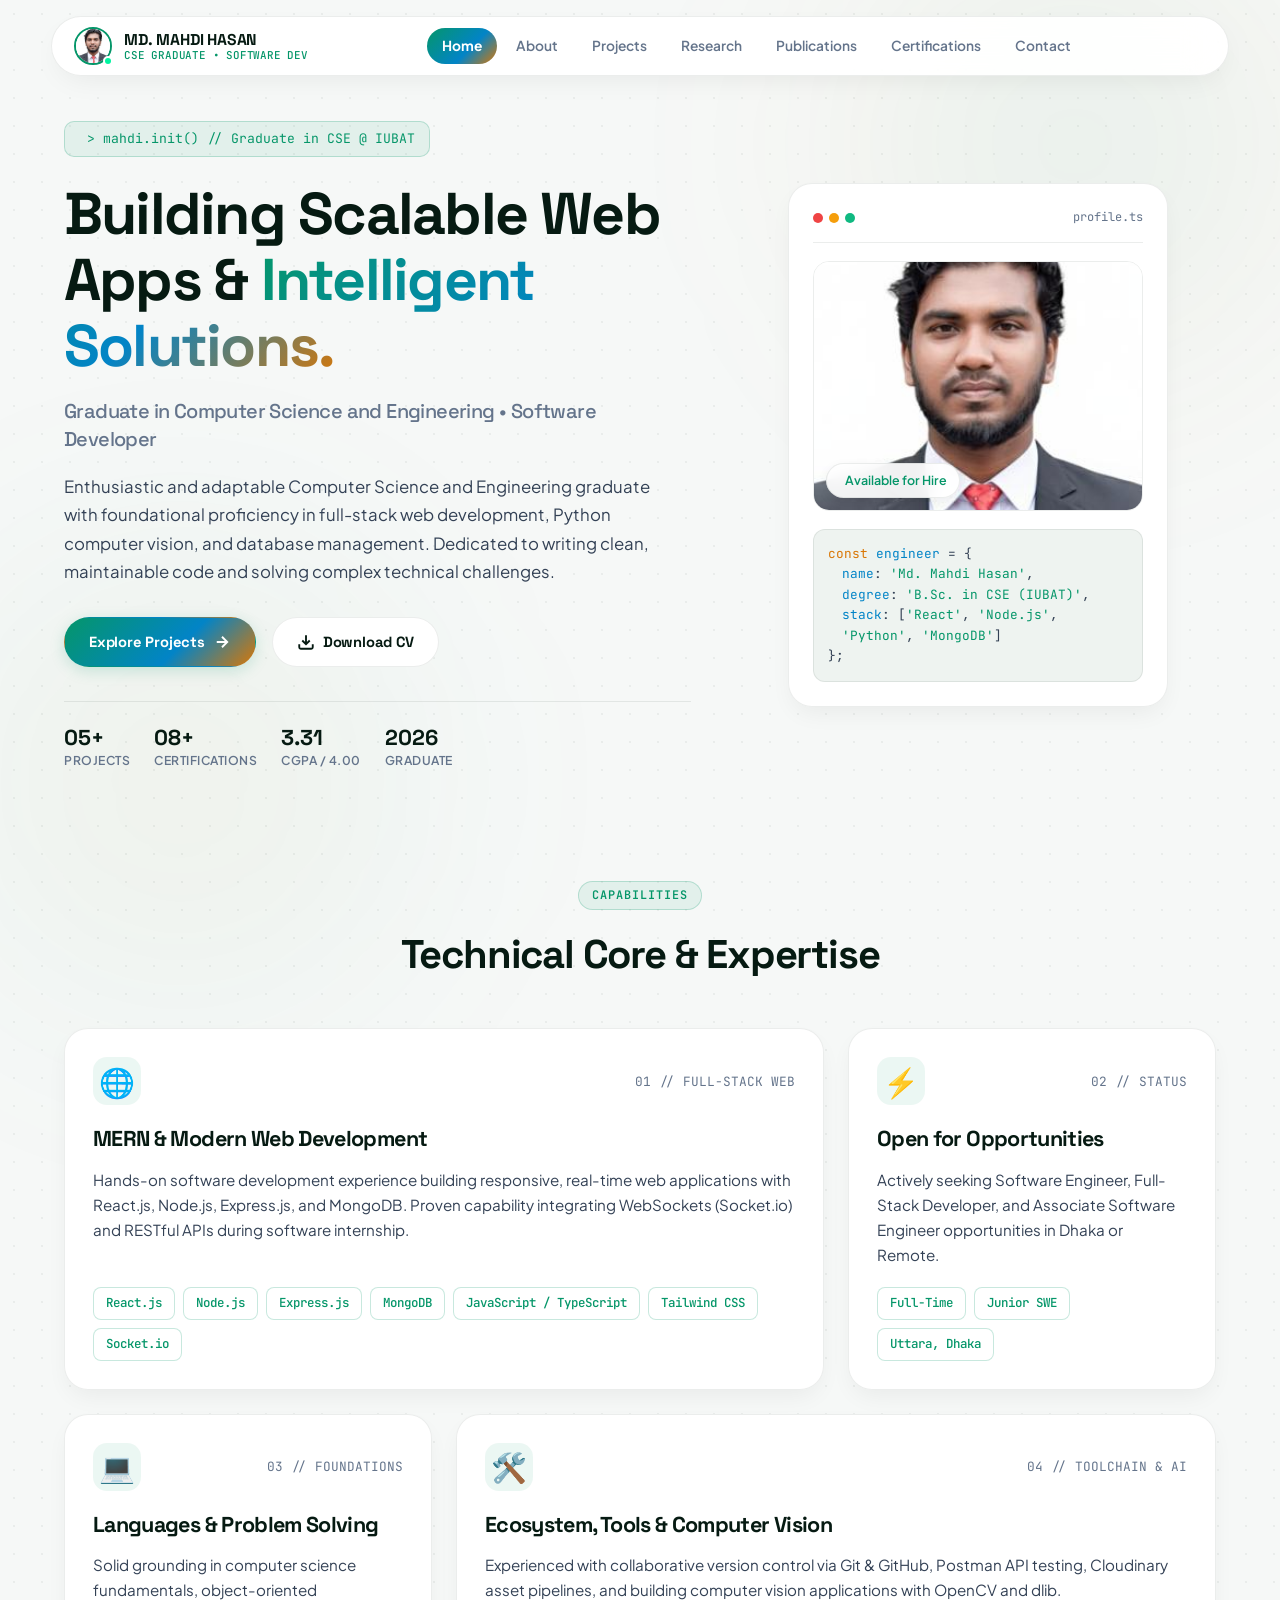
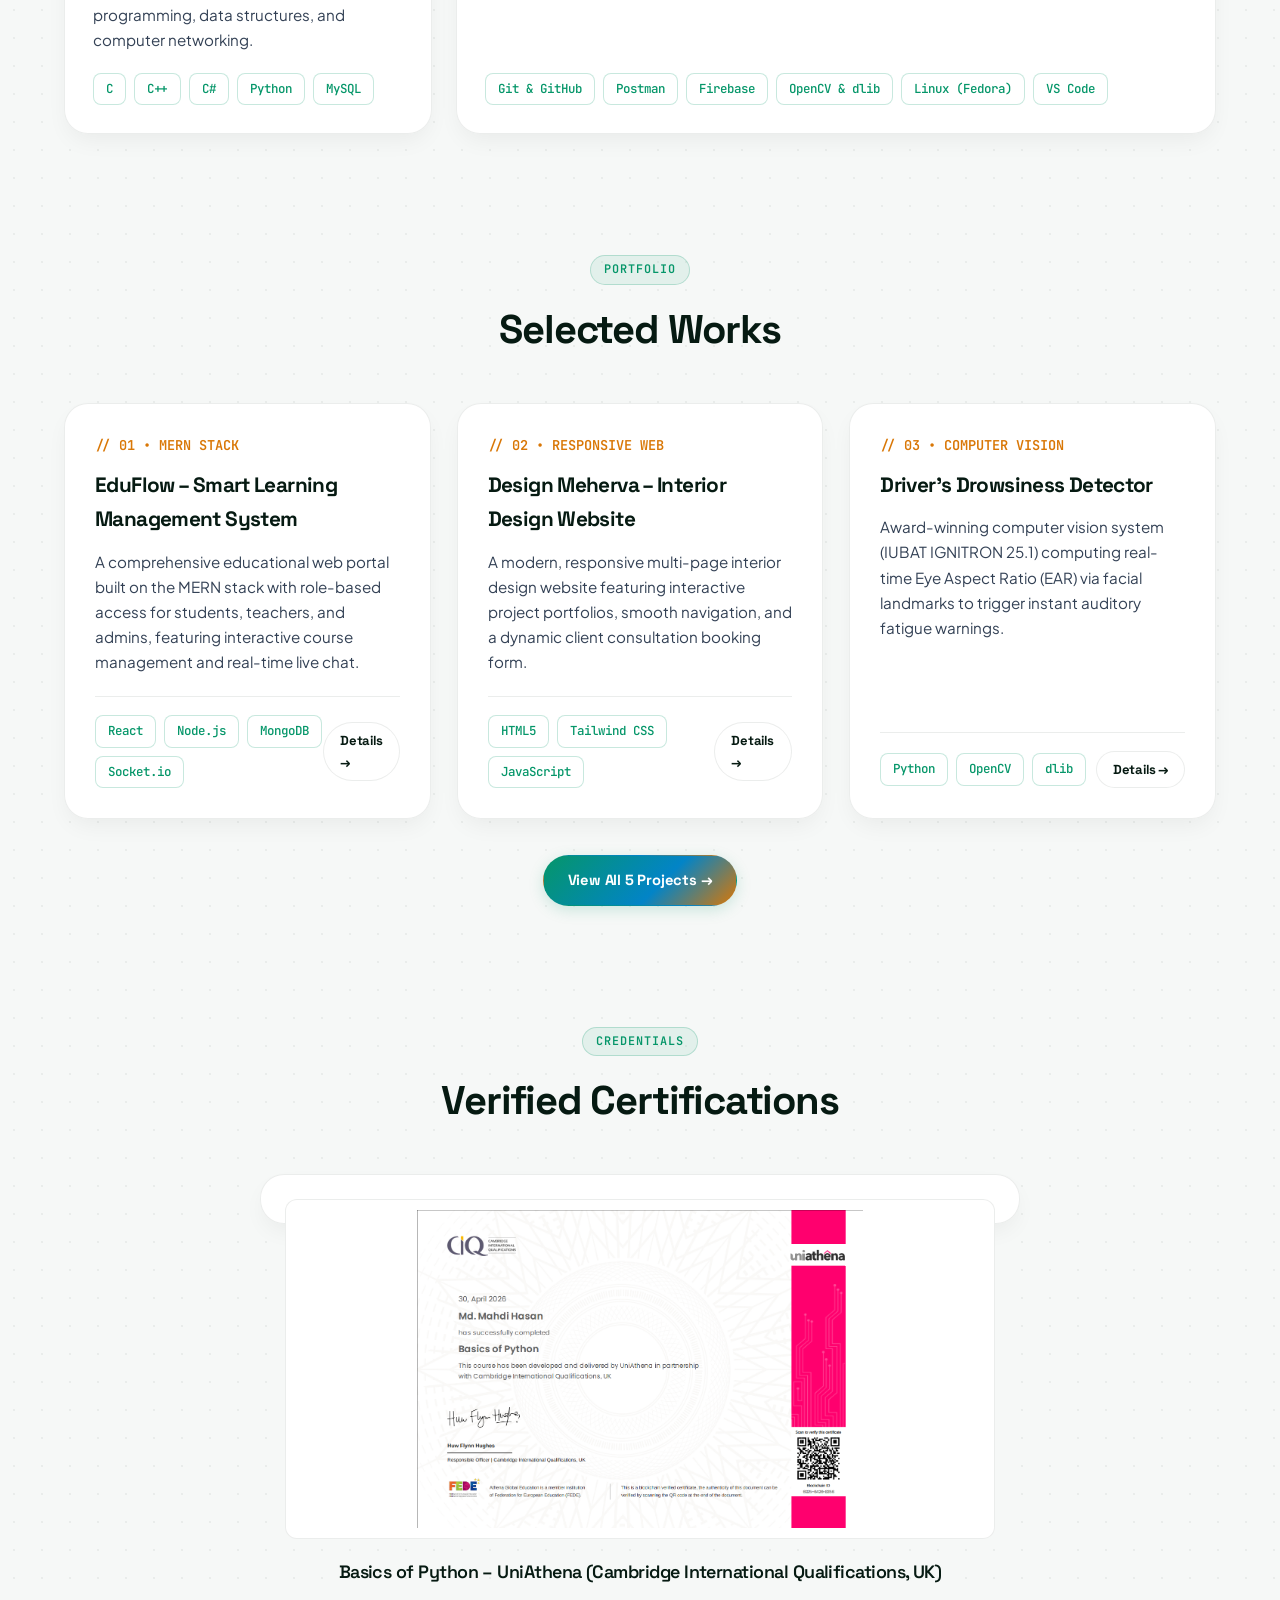
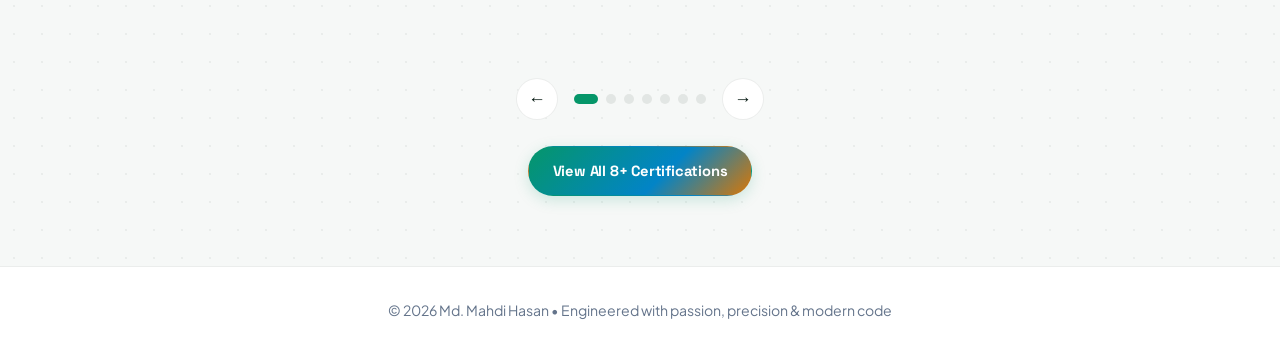
<file: index.html>
<!DOCTYPE html>
<html lang="en">
<head>
    <meta charset="UTF-8">
    <meta name="viewport" content="width=device-width, initial-scale=1.0">
    <title>Md. Mahdi Hasan | Graduate in Computer Science &amp; Engineering</title>
    <meta name="description" content="Portfolio of Md. Mahdi Hasan - Graduate in Computer Science & Engineering from IUBAT. Software development intern and full stack enthusiast.">

    <!-- Google Fonts: Space Grotesk, Plus Jakarta Sans, JetBrains Mono -->
    <link rel="preconnect" href="https://fonts.googleapis.com">
    <link rel="preconnect" href="https://fonts.gstatic.com" crossorigin>
    <link href="https://fonts.googleapis.com/css2?family=JetBrains+Mono:wght@400;500;600&family=Plus+Jakarta+Sans:wght@300;400;500;600;700&family=Space+Grotesk:wght@400;500;600;700;800&display=swap" rel="stylesheet">

    <!-- CSS -->
    <link rel="stylesheet" href="css/style.css">
</head>
<body>

<!-- ===== FLOATING PILL DOCK NAVBAR ===== -->
<header>
    <nav class="navbar">
        <div class="logo" id="logoBtn" title="Click to view full photo">
            <div class="logo-avatar-wrap">
                <img src="images/profile2.jpg" alt="Mahdi Hasan">
                <span class="status-dot"></span>
            </div>
            <div class="logo-text">
                MD. MAHDI HASAN
                <span>CSE GRADUATE &bull; SOFTWARE DEV</span>
            </div>
        </div>

        <ul class="nav-links" id="navLinks">
            <li><a href="index.html" class="active">Home</a></li>
            <li><a href="about.html">About</a></li>
            <li><a href="projects.html">Projects</a></li>
            <li><a href="research.html">Research</a></li>
            <li><a href="publications.html">Publications</a></li>
            <li><a href="certifications.html">Certifications</a></li>
            <li><a href="contact.html">Contact</a></li>
        </ul>

        <div class="nav-actions">
            <button class="mobile-menu-btn" id="mobileMenuBtn" aria-label="Toggle mobile menu">
                <span></span>
                <span></span>
                <span></span>
            </button>
        </div>
    </nav>
</header>

<!-- ===== HERO SECTION ===== -->
<section class="hero">
    <div class="hero-content">
        <div class="terminal-badge">
            <span class="pulse-dot"></span>
            <span>&gt; mahdi.init() // Graduate in CSE @ IUBAT</span>
        </div>

        <h1>Building Scalable Web Apps &amp; <span class="gradient-text">Intelligent Solutions.</span></h1>
        <h3>Graduate in Computer Science and Engineering &bull; Software Developer</h3>
        <p>
            Enthusiastic and adaptable Computer Science and Engineering graduate with foundational proficiency in full-stack web development, Python computer vision, and database management. Dedicated to writing clean, maintainable code and solving complex technical challenges.
        </p>

        <div class="buttons">
            <a href="projects.html" class="btn">
                <span>Explore Projects</span>
                <svg width="18" height="18" viewBox="0 0 24 24" fill="none" stroke="currentColor" stroke-width="2.5"><path d="M5 12h14M12 5l7 7-7 7"/></svg>
            </a>
            <a href="assets/Md. Mahdi Hasan 01731582633.pdf" class="btn secondary" download>
                <svg width="18" height="18" viewBox="0 0 24 24" fill="none" stroke="currentColor" stroke-width="2.5"><path d="M21 15v4a2 2 0 0 1-2 2H5a2 2 0 0 1-2-2v-4M7 10l5 5 5-5M12 15V3"/></svg>
                <span>Download CV</span>
            </a>
        </div>

        <div class="hero-metrics">
            <div class="metric-chip">
                <strong>05+</strong>
                <span>Projects</span>
            </div>
            <div class="metric-chip">
                <strong>08+</strong>
                <span>Certifications</span>
            </div>
            <div class="metric-chip">
                <strong>3.31</strong>
                <span>CGPA / 4.00</span>
            </div>
            <div class="metric-chip">
                <strong>2026</strong>
                <span>Graduate</span>
            </div>
        </div>
    </div>
    
    <div class="hero-image">
        <div class="bento-profile-card">
            <div class="card-topbar">
                <div class="card-dots">
                    <span></span><span></span><span></span>
                </div>
                <span class="card-label">profile.ts</span>
            </div>

            <div class="bento-avatar-wrap">
                <img src="images/profile.jpg" alt="Md. Mahdi Hasan">
                <div class="live-badge">
                    <span class="pulse-dot"></span> Available for Hire
                </div>
            </div>

            <div class="code-preview-box">
                <div><span class="keyword">const</span> <span class="prop">engineer</span> = {</div>
                <div style="padding-left: 14px;"><span class="prop">name</span>: <span class="string">'Md. Mahdi Hasan'</span>,</div>
                <div style="padding-left: 14px;"><span class="prop">degree</span>: <span class="string">'B.Sc. in CSE (IUBAT)'</span>,</div>
                <div style="padding-left: 14px;"><span class="prop">stack</span>: [<span class="string">'React'</span>, <span class="string">'Node.js'</span>, <span class="string">'Python'</span>, <span class="string">'MongoDB'</span>]</div>
                <div>};</div>
            </div>
        </div>
    </div>
</section>

<!-- ===== BENTO MATRIX SECTION ===== -->
<section class="bento-matrix">
    <div class="section-header">
        <span class="section-tag">Capabilities</span>
        <h2>Technical Core &amp; Expertise</h2>
    </div>

    <div class="bento-grid">
        <!-- Tile 1: Full-Stack & MERN -->
        <div class="bento-tile col-8">
            <div class="bento-header">
                <div class="bento-icon">🌐</div>
                <span class="bento-index">01 // FULL-STACK WEB</span>
            </div>
            <h3>MERN &amp; Modern Web Development</h3>
            <p>
                Hands-on software development experience building responsive, real-time web applications with React.js, Node.js, Express.js, and MongoDB. Proven capability integrating WebSockets (Socket.io) and RESTful APIs during software internship.
            </p>
            <div class="tag-cloud">
                <span class="bento-tag">React.js</span>
                <span class="bento-tag">Node.js</span>
                <span class="bento-tag">Express.js</span>
                <span class="bento-tag">MongoDB</span>
                <span class="bento-tag">JavaScript / TypeScript</span>
                <span class="bento-tag">Tailwind CSS</span>
                <span class="bento-tag">Socket.io</span>
            </div>
        </div>

        <!-- Tile 2: Live Status -->
        <div class="bento-tile col-4">
            <div class="bento-header">
                <div class="bento-icon">⚡</div>
                <span class="bento-index">02 // STATUS</span>
            </div>
            <h3>Open for Opportunities</h3>
            <p>
                Actively seeking Software Engineer, Full-Stack Developer, and Associate Software Engineer opportunities in Dhaka or Remote.
            </p>
            <div class="tag-cloud">
                <span class="bento-tag">Full-Time</span>
                <span class="bento-tag">Junior SWE</span>
                <span class="bento-tag">Uttara, Dhaka</span>
            </div>
        </div>

        <!-- Tile 3: Core Programming & DSA -->
        <div class="bento-tile col-4">
            <div class="bento-header">
                <div class="bento-icon">💻</div>
                <span class="bento-index">03 // FOUNDATIONS</span>
            </div>
            <h3>Languages &amp; Problem Solving</h3>
            <p>
                Solid grounding in computer science fundamentals, object-oriented programming, data structures, and computer networking.
            </p>
            <div class="tag-cloud">
                <span class="bento-tag">C</span>
                <span class="bento-tag">C++</span>
                <span class="bento-tag">C#</span>
                <span class="bento-tag">Python</span>
                <span class="bento-tag">MySQL</span>
            </div>
        </div>

        <!-- Tile 4: Tools & Platforms -->
        <div class="bento-tile col-8">
            <div class="bento-header">
                <div class="bento-icon">🛠️</div>
                <span class="bento-index">04 // TOOLCHAIN &amp; AI</span>
            </div>
            <h3>Ecosystem, Tools &amp; Computer Vision</h3>
            <p>
                Experienced with collaborative version control via Git &amp; GitHub, Postman API testing, Cloudinary asset pipelines, and building computer vision applications with OpenCV and dlib.
            </p>
            <div class="tag-cloud">
                <span class="bento-tag">Git &amp; GitHub</span>
                <span class="bento-tag">Postman</span>
                <span class="bento-tag">Firebase</span>
                <span class="bento-tag">OpenCV &amp; dlib</span>
                <span class="bento-tag">Linux (Fedora)</span>
                <span class="bento-tag">VS Code</span>
            </div>
        </div>
    </div>
</section>

<!-- ===== FEATURED PROJECTS ===== -->
<section class="preview-section">
    <div class="section-header">
        <span class="section-tag">Portfolio</span>
        <h2>Selected Works</h2>
    </div>

    <div class="editorial-grid">
        <!-- Project 1 -->
        <div class="editorial-card">
            <span class="card-number">// 01 &bull; MERN STACK</span>
            <h3>EduFlow – Smart Learning Management System</h3>
            <p>
                A comprehensive educational web portal built on the MERN stack with role-based access for students, teachers, and admins, featuring interactive course management and real-time live chat.
            </p>
            <div class="card-footer">
                <div class="tag-cloud">
                    <span class="bento-tag">React</span>
                    <span class="bento-tag">Node.js</span>
                    <span class="bento-tag">MongoDB</span>
                    <span class="bento-tag">Socket.io</span>
                </div>
                <a href="projects.html" class="btn btn-sm secondary">Details &rarr;</a>
            </div>
        </div>

        <!-- Project 2 -->
        <div class="editorial-card">
            <span class="card-number">// 02 &bull; RESPONSIVE WEB</span>
            <h3>Design Meherva – Interior Design Website</h3>
            <p>
                A modern, responsive multi-page interior design website featuring interactive project portfolios, smooth navigation, and a dynamic client consultation booking form.
            </p>
            <div class="card-footer">
                <div class="tag-cloud">
                    <span class="bento-tag">HTML5</span>
                    <span class="bento-tag">Tailwind CSS</span>
                    <span class="bento-tag">JavaScript</span>
                </div>
                <a href="projects.html" class="btn btn-sm secondary">Details &rarr;</a>
            </div>
        </div>

        <!-- Project 3 -->
        <div class="editorial-card">
            <span class="card-number">// 03 &bull; COMPUTER VISION</span>
            <h3>Driver’s Drowsiness Detector</h3>
            <p>
                Award-winning computer vision system (IUBAT IGNITRON 25.1) computing real-time Eye Aspect Ratio (EAR) via facial landmarks to trigger instant auditory fatigue warnings.
            </p>
            <div class="card-footer">
                <div class="tag-cloud">
                    <span class="bento-tag">Python</span>
                    <span class="bento-tag">OpenCV</span>
                    <span class="bento-tag">dlib</span>
                </div>
                <a href="projects.html" class="btn btn-sm secondary">Details &rarr;</a>
            </div>
        </div>
    </div>

    <div style="text-align: center;">
        <a href="projects.html" class="btn">View All 5 Projects &rarr;</a>
    </div>
</section>

<!-- ===== CERTIFICATIONS SECTION ===== -->
<section class="certifications">
    <div class="section-header">
        <span class="section-tag">Credentials</span>
        <h2>Verified Certifications</h2>
    </div>

    <div class="cert-showcase">
        <div class="cert-slider">
            <div class="cert-slide active">
                <img src="images/certifications/1.png" alt="Basics of Python – UniAthena">
                <h4>Basics of Python – UniAthena (Cambridge International Qualifications, UK)</h4>
            </div>
            <div class="cert-slide">
                <img src="images/certifications/2.png" alt="Basics of Artificial Intelligence – UniAthena">
                <h4>Basics of Artificial Intelligence – UniAthena</h4>
            </div>
            <div class="cert-slide">
                <img src="images/certifications/3.png" alt="Basics of Data Science – UniAthena">
                <h4>Basics of Data Science – UniAthena</h4>
            </div>
            <div class="cert-slide">
                <img src="images/certifications/4.png" alt="Cyber Hygiene Training – The Asia Foundation">
                <h4>Cyber Hygiene Training – The Asia Foundation &amp; Sajida Foundation</h4>
            </div>
            <div class="cert-slide">
                <img src="images/certifications/5.jpg" alt="Introduction to 2D Animation - Grameenphone Academy">
                <h4>Introduction to 2D Animation – Grameenphone Academy</h4>
            </div>
            <div class="cert-slide">
                <img src="images/certifications/6.jpg" alt="Driver’s Drowsiness Detector - IUBAT IGNITRON 25.1">
                <h4>Driver’s Drowsiness Detector – IUBAT IGNITRON 25.1</h4>
            </div>
            <div class="cert-slide">
                <img src="images/certifications/7.png" alt="Critical Infrastructure Protection - OPSWAT Academy">
                <h4>Critical Infrastructure Protection (ICIP) – OPSWAT Academy</h4>
            </div>
        </div>
    </div>

    <div class="slider-controls">
        <button class="slider-btn" id="prevCertBtn" aria-label="Previous certification">&larr;</button>
        <div class="slider-dots" id="sliderDots"></div>
        <button class="slider-btn" id="nextCertBtn" aria-label="Next certification">&rarr;</button>
    </div>

    <a href="certifications.html" class="btn">View All 8+ Certifications</a>
</section>

<!-- ===== FOOTER ===== -->
<footer>
    <p>&copy; 2026 Md. Mahdi Hasan &bull; Engineered with passion, precision &amp; modern code</p>
</footer>

<!-- Full size photo overlay -->
<div class="photo-overlay" id="photoOverlay">
    <span class="close-btn" id="closeBtn" title="Close">&times;</span>
    <img src="images/profile2.jpg" alt="Md. Mahdi Hasan Profile">
</div>

<script src="js/main.js"></script>
<script src="js/index.js"></script>

</body>
</html>
</file>
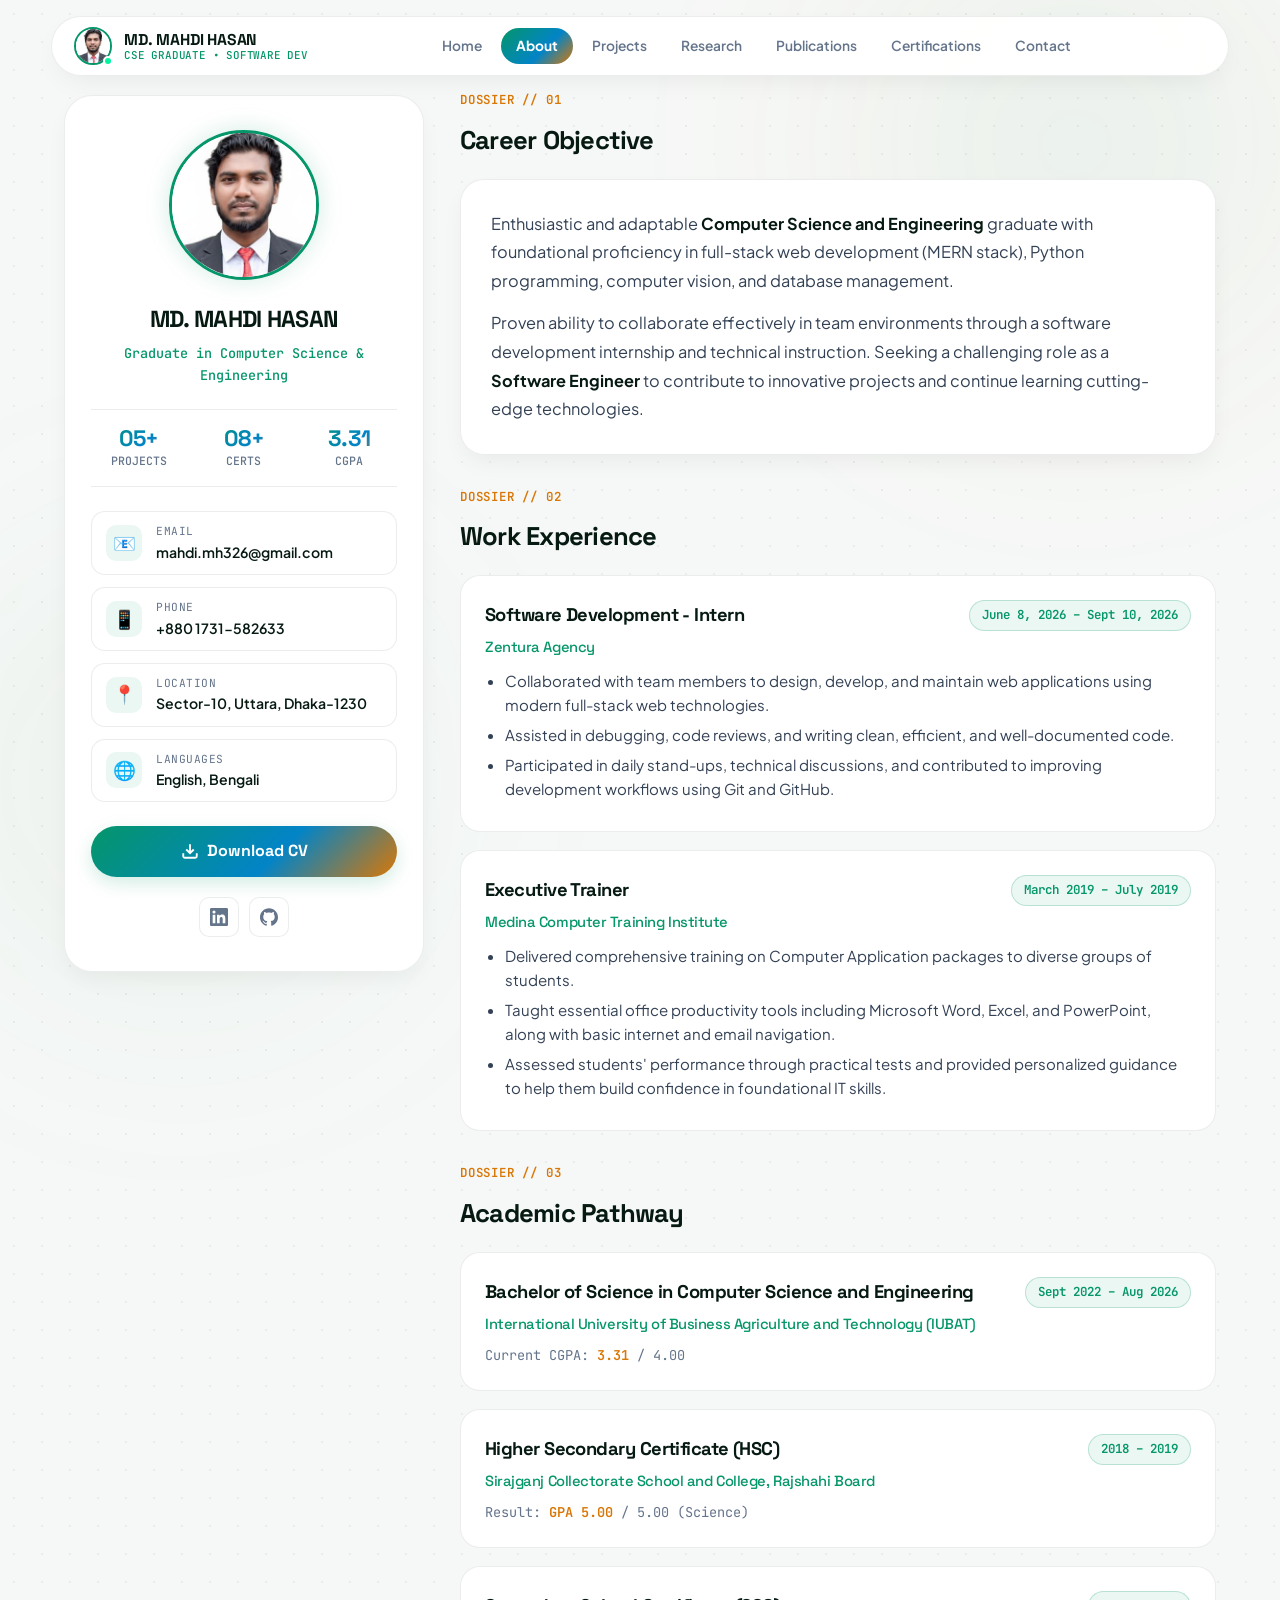
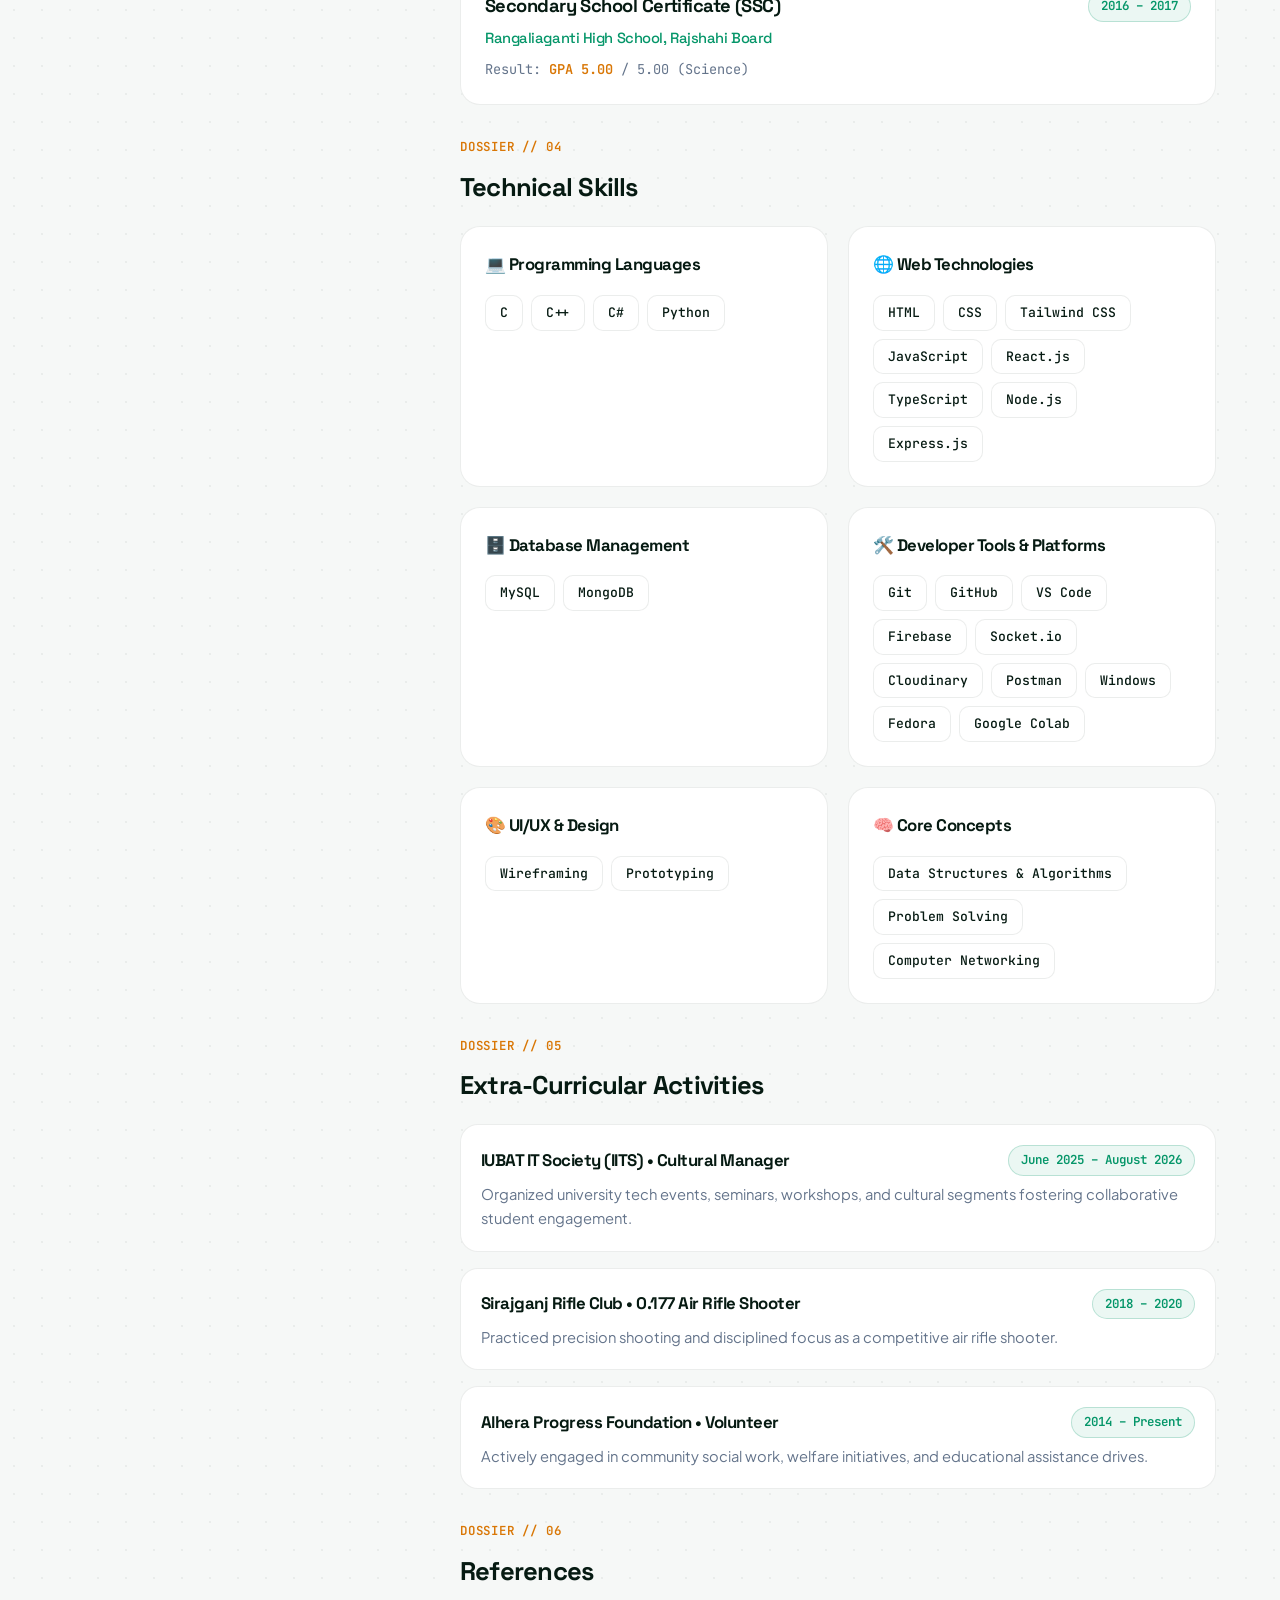
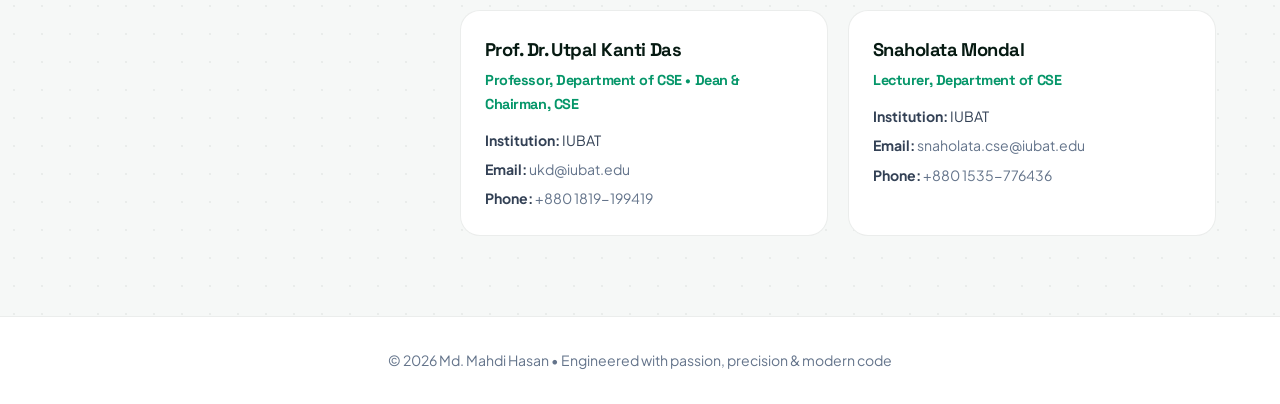
<file: about.html>
<!DOCTYPE html>
<html lang="en">
<head>
    <meta charset="UTF-8">
    <meta name="viewport" content="width=device-width, initial-scale=1.0">
    <title>About | Md. Mahdi Hasan</title>
    <meta name="description" content="Biography, education, experience, and technical competencies of Md. Mahdi Hasan - Graduate in Computer Science & Engineering.">

    <!-- Google Fonts -->
    <link rel="preconnect" href="https://fonts.googleapis.com">
    <link rel="preconnect" href="https://fonts.gstatic.com" crossorigin>
    <link href="https://fonts.googleapis.com/css2?family=JetBrains+Mono:wght@400;500;600&family=Plus+Jakarta+Sans:wght@300;400;500;600;700&family=Space+Grotesk:wght@400;500;600;700;800&display=swap" rel="stylesheet">

    <!-- CSS -->
    <link rel="stylesheet" href="css/style.css">
    <link rel="stylesheet" href="css/about.css">
</head>
<body>

<!-- ===== FLOATING PILL DOCK NAVBAR ===== -->
<header>
    <nav class="navbar">
        <div class="logo" id="logoBtn" title="Click to view full photo">
            <div class="logo-avatar-wrap">
                <img src="images/profile2.jpg" alt="Mahdi Hasan">
                <span class="status-dot"></span>
            </div>
            <div class="logo-text">
                MD. MAHDI HASAN
                <span>CSE GRADUATE &bull; SOFTWARE DEV</span>
            </div>
        </div>

        <ul class="nav-links" id="navLinks">
            <li><a href="index.html">Home</a></li>
            <li><a href="about.html" class="active">About</a></li>
            <li><a href="projects.html">Projects</a></li>
            <li><a href="research.html">Research</a></li>
            <li><a href="publications.html">Publications</a></li>
            <li><a href="certifications.html">Certifications</a></li>
            <li><a href="contact.html">Contact</a></li>
        </ul>

        <div class="nav-actions">
            <button class="mobile-menu-btn" id="mobileMenuBtn" aria-label="Toggle mobile menu">
                <span></span>
                <span></span>
                <span></span>
            </button>
        </div>
    </nav>
</header>

<!-- ===== ABOUT PAGE ===== -->
<section class="about-page">
    <div class="about-wrapper">
        
        <!-- LEFT SIDEBAR DOSSIER -->
        <aside class="about-sidebar">
            <div class="profile-card">
                <div class="profile-image">
                    <img src="images/profile2.jpg" alt="Mahdi Hasan">
                </div>
                <h2>MD. MAHDI HASAN</h2>
                <p class="profile-title">Graduate in Computer Science &amp; Engineering</p>
                
                <div class="profile-stats">
                    <div class="stat">
                        <h4>05+</h4>
                        <p>Projects</p>
                    </div>
                    <div class="stat">
                        <h4>08+</h4>
                        <p>Certs</p>
                    </div>
                    <div class="stat">
                        <h4>3.31</h4>
                        <p>CGPA</p>
                    </div>
                </div>

                <div class="profile-info">
                    <div class="info-row">
                        <span class="icon">📧</span>
                        <div>
                            <label>Email</label>
                            <p>mahdi.mh326@gmail.com</p>
                        </div>
                    </div>
                    <div class="info-row">
                        <span class="icon">📱</span>
                        <div>
                            <label>Phone</label>
                            <p>+880 1731-582633</p>
                        </div>
                    </div>
                    <div class="info-row">
                        <span class="icon">📍</span>
                        <div>
                            <label>Location</label>
                            <p>Sector-10, Uttara, Dhaka-1230</p>
                        </div>
                    </div>
                    <div class="info-row">
                        <span class="icon">🌐</span>
                        <div>
                            <label>Languages</label>
                            <p>English, Bengali</p>
                        </div>
                    </div>
                </div>

                <a href="assets/Md. Mahdi Hasan 01731582633.pdf" class="btn-download" download>
                    <svg width="18" height="18" viewBox="0 0 24 24" fill="none" stroke="currentColor" stroke-width="2.5"><path d="M21 15v4a2 2 0 0 1-2 2H5a2 2 0 0 1-2-2v-4M7 10l5 5 5-5M12 15V3"/></svg>
                    <span>Download CV</span>
                </a>

                <div class="social-links">
                    <a href="https://www.linkedin.com/in/md-mahdi-hasan" target="_blank" rel="noopener noreferrer" class="social-btn" title="LinkedIn">
                        <svg viewBox="0 0 24 24" fill="currentColor"><path d="M20.447 20.452h-3.554v-5.569c0-1.328-.027-3.037-1.852-3.037-1.853 0-2.136 1.445-2.136 2.939v5.667H9.351V9h3.414v1.561h.046c.477-.9 1.637-1.85 3.37-1.85 3.601 0 4.267 2.37 4.267 5.455v6.286zM5.337 7.433a2.062 2.062 0 0 1-2.063-2.065 2.064 2.064 0 1 1 2.063 2.065zm1.782 13.019H3.555V9h3.564v11.452zM22.225 0H1.771C.792 0 0 .774 0 1.729v20.542C0 23.227.792 24 1.771 24h20.451C23.2 24 24 23.227 24 22.271V1.729C24 .774 23.2 0 22.222 0h.003z"/></svg>
                    </a>
                    <a href="https://github.com/mahdi-mh326" target="_blank" rel="noopener noreferrer" class="social-btn" title="GitHub">
                        <svg viewBox="0 0 24 24" fill="currentColor"><path d="M12 .297c-6.63 0-12 5.373-12 12 0 5.303 3.438 9.8 8.205 11.385.6.113.82-.258.82-.577 0-.285-.01-1.04-.015-2.04-3.338.724-4.042-1.61-4.042-1.61C4.422 18.07 3.633 17.7 3.633 17.7c-1.087-.744.084-.729.084-.729 1.205.084 1.838 1.236 1.838 1.236 1.07 1.835 2.809 1.305 3.495.998.108-.776.417-1.305.76-1.605-2.665-.3-5.466-1.332-5.466-5.93 0-1.31.465-2.38 1.235-3.22-.135-.303-.54-1.523.105-3.176 0 0 1.005-.322 3.3 1.23.96-.267 1.98-.399 3-.405 1.02.006 2.04.138 3 .405 2.28-1.552 3.285-1.23 3.285-1.23.645 1.653.24 2.873.12 3.176.765.84 1.23 1.91 1.23 3.22 0 4.61-2.805 5.625-5.475 5.92.42.36.81 1.096.81 2.22 0 1.606-.015 2.896-.015 3.286 0 .315.21.69.825.57C20.565 22.092 24 17.592 24 12.297c0-6.627-5.373-12-12-12"/></svg>
                    </a>
                </div>
            </div>
        </aside>

        <!-- RIGHT CONTENT -->
        <main class="about-content">
            
            <!-- BIOGRAPHY / CAREER OBJECTIVE -->
            <div class="content-section">
                <span class="section-label">DOSSIER // 01</span>
                <h2 class="section-title">Career Objective</h2>
                <div class="section-card">
                    <p>
                        Enthusiastic and adaptable <strong>Computer Science and Engineering</strong> graduate with foundational proficiency in full-stack web development (MERN stack), Python programming, computer vision, and database management.
                    </p>
                    <p>
                        Proven ability to collaborate effectively in team environments through a software development internship and technical instruction. Seeking a challenging role as a <strong>Software Engineer</strong> to contribute to innovative projects and continue learning cutting-edge technologies.
                    </p>
                </div>
            </div>

            <!-- WORK EXPERIENCE -->
            <div class="content-section">
                <span class="section-label">DOSSIER // 02</span>
                <h2 class="section-title">Work Experience</h2>
                
                <div class="experience-list">
                    <div class="experience-item">
                        <div class="exp-header">
                            <div>
                                <h3>Software Development - Intern</h3>
                                <h4>Zentura Agency</h4>
                            </div>
                            <span class="exp-period">June 8, 2026 &ndash; Sept 10, 2026</span>
                        </div>
                        <ul class="exp-details">
                            <li>Collaborated with team members to design, develop, and maintain web applications using modern full-stack web technologies.</li>
                            <li>Assisted in debugging, code reviews, and writing clean, efficient, and well-documented code.</li>
                            <li>Participated in daily stand-ups, technical discussions, and contributed to improving development workflows using Git and GitHub.</li>
                        </ul>
                    </div>

                    <div class="experience-item">
                        <div class="exp-header">
                            <div>
                                <h3>Executive Trainer</h3>
                                <h4>Medina Computer Training Institute</h4>
                            </div>
                            <span class="exp-period">March 2019 &ndash; July 2019</span>
                        </div>
                        <ul class="exp-details">
                            <li>Delivered comprehensive training on Computer Application packages to diverse groups of students.</li>
                            <li>Taught essential office productivity tools including Microsoft Word, Excel, and PowerPoint, along with basic internet and email navigation.</li>
                            <li>Assessed students' performance through practical tests and provided personalized guidance to help them build confidence in foundational IT skills.</li>
                        </ul>
                    </div>
                </div>
            </div>

            <!-- EDUCATION -->
            <div class="content-section">
                <span class="section-label">DOSSIER // 03</span>
                <h2 class="section-title">Academic Pathway</h2>
                
                <div class="education-list">
                    <div class="education-item">
                        <div class="edu-header">
                            <div>
                                <h3>Bachelor of Science in Computer Science and Engineering</h3>
                                <h4>International University of Business Agriculture and Technology (IUBAT)</h4>
                            </div>
                            <span class="edu-year">Sept 2022 &ndash; Aug 2026</span>
                        </div>
                        <div class="edu-meta">
                            Current CGPA: <span class="edu-grade">3.31</span> / 4.00
                        </div>
                    </div>

                    <div class="education-item">
                        <div class="edu-header">
                            <div>
                                <h3>Higher Secondary Certificate (HSC)</h3>
                                <h4>Sirajganj Collectorate School and College, Rajshahi Board</h4>
                            </div>
                            <span class="edu-year">2018 &ndash; 2019</span>
                        </div>
                        <div class="edu-meta">
                            Result: <span class="edu-grade">GPA 5.00</span> / 5.00 (Science)
                        </div>
                    </div>

                    <div class="education-item">
                        <div class="edu-header">
                            <div>
                                <h3>Secondary School Certificate (SSC)</h3>
                                <h4>Rangaliaganti High School, Rajshahi Board</h4>
                            </div>
                            <span class="edu-year">2016 &ndash; 2017</span>
                        </div>
                        <div class="edu-meta">
                            Result: <span class="edu-grade">GPA 5.00</span> / 5.00 (Science)
                        </div>
                    </div>
                </div>
            </div>

            <!-- TECHNICAL ARSENAL -->
            <div class="content-section">
                <span class="section-label">DOSSIER // 04</span>
                <h2 class="section-title">Technical Skills</h2>
                
                <div class="skills-grid">
                    <div class="skill-group">
                        <h3>💻 Programming Languages</h3>
                        <div class="skill-pills">
                            <span>C</span>
                            <span>C++</span>
                            <span>C#</span>
                            <span>Python</span>
                        </div>
                    </div>

                    <div class="skill-group">
                        <h3>🌐 Web Technologies</h3>
                        <div class="skill-pills">
                            <span>HTML</span>
                            <span>CSS</span>
                            <span>Tailwind CSS</span>
                            <span>JavaScript</span>
                            <span>React.js</span>
                            <span>TypeScript</span>
                            <span>Node.js</span>
                            <span>Express.js</span>
                        </div>
                    </div>

                    <div class="skill-group">
                        <h3>🗄️ Database Management</h3>
                        <div class="skill-pills">
                            <span>MySQL</span>
                            <span>MongoDB</span>
                        </div>
                    </div>

                    <div class="skill-group">
                        <h3>🛠️ Developer Tools &amp; Platforms</h3>
                        <div class="skill-pills">
                            <span>Git</span>
                            <span>GitHub</span>
                            <span>VS Code</span>
                            <span>Firebase</span>
                            <span>Socket.io</span>
                            <span>Cloudinary</span>
                            <span>Postman</span>
                            <span>Windows</span>
                            <span>Fedora</span>
                            <span>Google Colab</span>
                        </div>
                    </div>

                    <div class="skill-group">
                        <h3>🎨 UI/UX &amp; Design</h3>
                        <div class="skill-pills">
                            <span>Wireframing</span>
                            <span>Prototyping</span>
                        </div>
                    </div>

                    <div class="skill-group">
                        <h3>🧠 Core Concepts</h3>
                        <div class="skill-pills">
                            <span>Data Structures &amp; Algorithms</span>
                            <span>Problem Solving</span>
                            <span>Computer Networking</span>
                        </div>
                    </div>
                </div>
            </div>

            <!-- EXTRA-CURRICULAR ACTIVITIES -->
            <div class="content-section">
                <span class="section-label">DOSSIER // 05</span>
                <h2 class="section-title">Extra-Curricular Activities</h2>
                
                <div class="activities-list">
                    <div class="activity-item">
                        <div class="activity-header">
                            <h3>IUBAT IT Society (IITS) &bull; Cultural Manager</h3>
                            <span class="exp-period">June 2025 &ndash; August 2026</span>
                        </div>
                        <p>Organized university tech events, seminars, workshops, and cultural segments fostering collaborative student engagement.</p>
                    </div>

                    <div class="activity-item">
                        <div class="activity-header">
                            <h3>Sirajganj Rifle Club &bull; 0.177 Air Rifle Shooter</h3>
                            <span class="exp-period">2018 &ndash; 2020</span>
                        </div>
                        <p>Practiced precision shooting and disciplined focus as a competitive air rifle shooter.</p>
                    </div>

                    <div class="activity-item">
                        <div class="activity-header">
                            <h3>Alhera Progress Foundation &bull; Volunteer</h3>
                            <span class="exp-period">2014 &ndash; Present</span>
                        </div>
                        <p>Actively engaged in community social work, welfare initiatives, and educational assistance drives.</p>
                    </div>
                </div>
            </div>

            <!-- REFERENCES -->
            <div class="content-section">
                <span class="section-label">DOSSIER // 06</span>
                <h2 class="section-title">References</h2>
                
                <div class="references-grid">
                    <div class="reference-card">
                        <h3>Prof. Dr. Utpal Kanti Das</h3>
                        <h4>Professor, Department of CSE &bull; Dean &amp; Chairman, CSE</h4>
                        <div class="ref-info">
                            <p><strong>Institution:</strong> IUBAT</p>
                            <p><strong>Email:</strong> <a href="mailto:ukd@iubat.edu">ukd@iubat.edu</a></p>
                            <p><strong>Phone:</strong> <a href="tel:+8801819199419">+880 1819-199419</a></p>
                        </div>
                    </div>

                    <div class="reference-card">
                        <h3>Snaholata Mondal</h3>
                        <h4>Lecturer, Department of CSE</h4>
                        <div class="ref-info">
                            <p><strong>Institution:</strong> IUBAT</p>
                            <p><strong>Email:</strong> <a href="mailto:snaholata.cse@iubat.edu">snaholata.cse@iubat.edu</a></p>
                            <p><strong>Phone:</strong> <a href="tel:+8801535776436">+880 1535-776436</a></p>
                        </div>
                    </div>
                </div>
            </div>

        </main>
    </div>
</section>

<!-- ===== FOOTER ===== -->
<footer>
    <p>&copy; 2026 Md. Mahdi Hasan &bull; Engineered with passion, precision &amp; modern code</p>
</footer>

<!-- Full size photo overlay -->
<div class="photo-overlay" id="photoOverlay">
    <span class="close-btn" id="closeBtn" title="Close">&times;</span>
    <img src="images/profile2.jpg" alt="Md. Mahdi Hasan Profile">
</div>

<script src="js/main.js"></script>

</body>
</html>
</file>
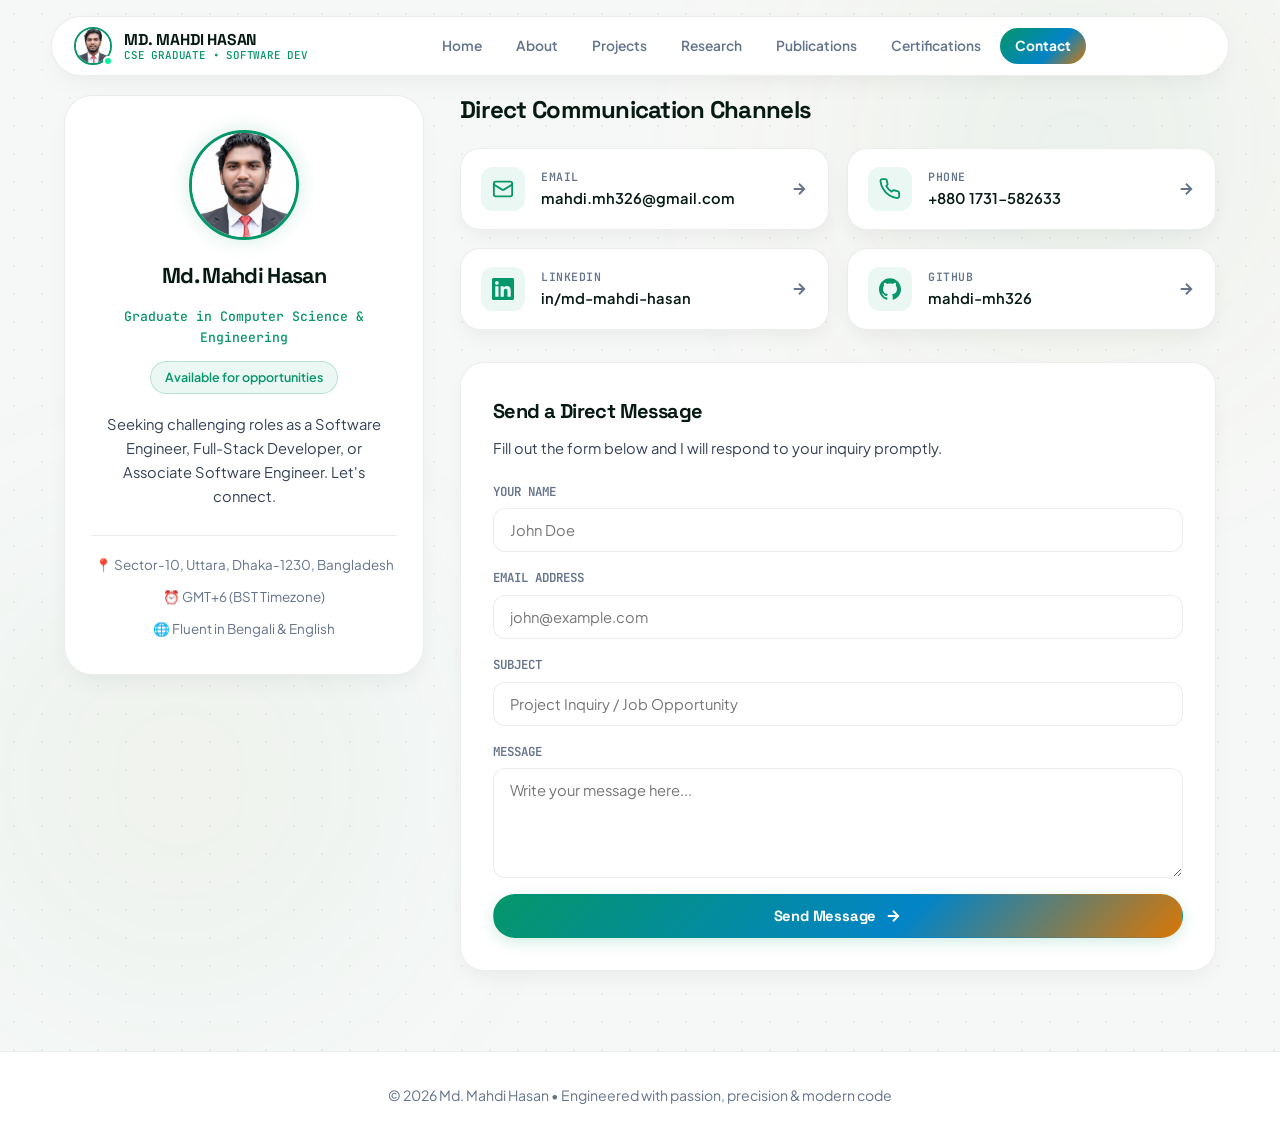
<file: contact.html>
<!DOCTYPE html>
<html lang="en">
<head>
    <meta charset="UTF-8">
    <meta name="viewport" content="width=device-width, initial-scale=1.0">
    <title>Contact | Md. Mahdi Hasan</title>
    <meta name="description" content="Get in touch with Md. Mahdi Hasan for software engineering roles, collaborations, and project inquiries.">

    <!-- Google Fonts -->
    <link rel="preconnect" href="https://fonts.googleapis.com">
    <link rel="preconnect" href="https://fonts.gstatic.com" crossorigin>
    <link href="https://fonts.googleapis.com/css2?family=JetBrains+Mono:wght@400;500;600&family=Plus+Jakarta+Sans:wght@300;400;500;600;700&family=Space+Grotesk:wght@400;500;600;700;800&display=swap" rel="stylesheet">

    <!-- CSS -->
    <link rel="stylesheet" href="css/style.css">
    <link rel="stylesheet" href="css/contact.css">
</head>
<body>

<!-- ===== FLOATING PILL DOCK NAVBAR ===== -->
<header>
    <nav class="navbar">
        <div class="logo" id="logoBtn" title="Click to view full photo">
            <div class="logo-avatar-wrap">
                <img src="images/profile2.jpg" alt="Mahdi Hasan">
                <span class="status-dot"></span>
            </div>
            <div class="logo-text">
                MD. MAHDI HASAN
                <span>CSE GRADUATE &bull; SOFTWARE DEV</span>
            </div>
        </div>

        <ul class="nav-links" id="navLinks">
            <li><a href="index.html">Home</a></li>
            <li><a href="about.html">About</a></li>
            <li><a href="projects.html">Projects</a></li>
            <li><a href="research.html">Research</a></li>
            <li><a href="publications.html">Publications</a></li>
            <li><a href="certifications.html">Certifications</a></li>
            <li><a href="contact.html" class="active">Contact</a></li>
        </ul>

        <div class="nav-actions">
            <button class="mobile-menu-btn" id="mobileMenuBtn" aria-label="Toggle mobile menu">
                <span></span>
                <span></span>
                <span></span>
            </button>
        </div>
    </nav>
</header>

<!-- ===== CONTACT PAGE ===== -->
<section class="contact-page">

    <!-- LEFT: Profile Command Card -->
    <div class="contact-profile">
        <div class="cp-avatar">
            <img src="images/profile2.jpg" alt="Md. Mahdi Hasan">
        </div>
        <h2>Md. Mahdi Hasan</h2>
        <p class="cp-title">Graduate in Computer Science &amp; Engineering</p>
        <span class="cp-badge">Available for opportunities</span>
        <p class="cp-bio">Seeking challenging roles as a Software Engineer, Full-Stack Developer, or Associate Software Engineer. Let's connect.</p>
        <div class="cp-meta">
            <span>📍 Sector-10, Uttara, Dhaka-1230, Bangladesh</span>
            <span>⏰ GMT+6 (BST Timezone)</span>
            <span>🌐 Fluent in Bengali &amp; English</span>
        </div>
    </div>

    <!-- RIGHT: Direct Channels & Message Form -->
    <div class="contact-right">

        <div>
            <h3 class="links-title">Direct Communication Channels</h3>
            <div class="contact-links-grid">

                <!-- Email -->
                <a href="mailto:mahdi.mh326@gmail.com" class="clink" title="Send Email">
                    <div class="clink-icon">
                        <svg viewBox="0 0 24 24" fill="none" stroke="currentColor" stroke-width="2" stroke-linecap="round" stroke-linejoin="round">
                            <rect x="2" y="4" width="20" height="16" rx="2"/>
                            <path d="m22 7-8.97 5.7a1.94 1.94 0 0 1-2.06 0L2 7"/>
                        </svg>
                    </div>
                    <div class="clink-body">
                        <span class="clink-platform">Email</span>
                        <span class="clink-value">mahdi.mh326@gmail.com</span>
                    </div>
                    <svg class="clink-arrow" viewBox="0 0 24 24" fill="none" stroke="currentColor" stroke-width="2.5"><path d="M5 12h14M12 5l7 7-7 7"/></svg>
                </a>

                <!-- Phone -->
                <a href="tel:+8801731582633" class="clink" title="Phone Call">
                    <div class="clink-icon">
                        <svg viewBox="0 0 24 24" fill="none" stroke="currentColor" stroke-width="2" stroke-linecap="round" stroke-linejoin="round">
                            <path d="M22 16.92v3a2 2 0 0 1-2.18 2 19.79 19.79 0 0 1-8.63-3.07A19.5 19.5 0 0 1 4.69 12a19.79 19.79 0 0 1-3.07-8.67A2 2 0 0 1 3.6 1.27h3a2 2 0 0 1 2 1.72c.127.96.361 1.903.7 2.81a2 2 0 0 1-.45 2.11L7.91 8.91a16 16 0 0 0 6 6l.91-.91a2 2 0 0 1 2.11-.45c.907.339 1.85.573 2.81.7A2 2 0 0 1 21.73 16.92z"/>
                        </svg>
                    </div>
                    <div class="clink-body">
                        <span class="clink-platform">Phone</span>
                        <span class="clink-value">+880 1731-582633</span>
                    </div>
                    <svg class="clink-arrow" viewBox="0 0 24 24" fill="none" stroke="currentColor" stroke-width="2.5"><path d="M5 12h14M12 5l7 7-7 7"/></svg>
                </a>

                <!-- LinkedIn -->
                <a href="https://www.linkedin.com/in/md-mahdi-hasan" target="_blank" rel="noopener noreferrer" class="clink" title="LinkedIn Profile">
                    <div class="clink-icon">
                        <svg viewBox="0 0 24 24" fill="currentColor">
                            <path d="M20.447 20.452h-3.554v-5.569c0-1.328-.027-3.037-1.852-3.037-1.853 0-2.136 1.445-2.136 2.939v5.667H9.351V9h3.414v1.561h.046c.477-.9 1.637-1.85 3.37-1.85 3.601 0 4.267 2.37 4.267 5.455v6.286zM5.337 7.433a2.062 2.062 0 0 1-2.063-2.065 2.064 2.064 0 1 1 2.063 2.065zm1.782 13.019H3.555V9h3.564v11.452zM22.225 0H1.771C.792 0 0 .774 0 1.729v20.542C0 23.227.792 24 1.771 24h20.451C23.2 24 24 23.227 24 22.271V1.729C24 .774 23.2 0 22.222 0h.003z"/>
                        </svg>
                    </div>
                    <div class="clink-body">
                        <span class="clink-platform">LinkedIn</span>
                        <span class="clink-value">in/md-mahdi-hasan</span>
                    </div>
                    <svg class="clink-arrow" viewBox="0 0 24 24" fill="none" stroke="currentColor" stroke-width="2.5"><path d="M5 12h14M12 5l7 7-7 7"/></svg>
                </a>

                <!-- GitHub -->
                <a href="https://github.com/mahdi-mh326" target="_blank" rel="noopener noreferrer" class="clink" title="GitHub Profile">
                    <div class="clink-icon">
                        <svg viewBox="0 0 24 24" fill="currentColor">
                            <path d="M12 .297c-6.63 0-12 5.373-12 12 0 5.303 3.438 9.8 8.205 11.385.6.113.82-.258.82-.577 0-.285-.01-1.04-.015-2.04-3.338.724-4.042-1.61-4.042-1.61C4.422 18.07 3.633 17.7 3.633 17.7c-1.087-.744.084-.729.084-.729 1.205.084 1.838 1.236 1.838 1.236 1.07 1.835 2.809 1.305 3.495.998.108-.776.417-1.305.76-1.605-2.665-.3-5.466-1.332-5.466-5.93 0-1.31.465-2.38 1.235-3.22-.135-.303-.54-1.523.105-3.176 0 0 1.005-.322 3.3 1.23.96-.267 1.98-.399 3-.405 1.02.006 2.04.138 3 .405 2.28-1.552 3.285-1.23 3.285-1.23.645 1.653.24 2.873.12 3.176.765.84 1.23 1.91 1.23 3.22 0 4.61-2.805 5.625-5.475 5.92.42.36.81 1.096.81 2.22 0 1.606-.015 2.896-.015 3.286 0 .315.21.69.825.57C20.565 22.092 24 17.592 24 12.297c0-6.627-5.373-12-12-12"/>
                        </svg>
                    </div>
                    <div class="clink-body">
                        <span class="clink-platform">GitHub</span>
                        <span class="clink-value">mahdi-mh326</span>
                    </div>
                    <svg class="clink-arrow" viewBox="0 0 24 24" fill="none" stroke="currentColor" stroke-width="2.5"><path d="M5 12h14M12 5l7 7-7 7"/></svg>
                </a>

            </div>
        </div>

        <!-- Quick Message Form Card -->
        <div class="quick-message-card">
            <h4>Send a Direct Message</h4>
            <p>Fill out the form below and I will respond to your inquiry promptly.</p>

            <form class="contact-form" action="https://formspree.io/f/xbjvkqer" method="POST">
                <div class="form-group">
                    <label for="name">Your Name</label>
                    <input type="text" id="name" name="name" required placeholder="John Doe">
                </div>

                <div class="form-group">
                    <label for="email">Email Address</label>
                    <input type="email" id="email" name="email" required placeholder="john@example.com">
                </div>

                <div class="form-group">
                    <label for="subject">Subject</label>
                    <input type="text" id="subject" name="subject" required placeholder="Project Inquiry / Job Opportunity">
                </div>

                <div class="form-group">
                    <label for="message">Message</label>
                    <textarea id="message" name="message" required placeholder="Write your message here..."></textarea>
                </div>

                <button type="submit" class="btn" style="width: 100%;">
                    <span>Send Message</span>
                    <svg width="18" height="18" viewBox="0 0 24 24" fill="none" stroke="currentColor" stroke-width="2.5"><path d="M5 12h14M12 5l7 7-7 7"/></svg>
                </button>
            </form>
        </div>

    </div>

</section>

<!-- ===== FOOTER ===== -->
<footer>
    <p>&copy; 2026 Md. Mahdi Hasan &bull; Engineered with passion, precision &amp; modern code</p>
</footer>

<!-- Full size photo overlay -->
<div class="photo-overlay" id="photoOverlay">
    <span class="close-btn" id="closeBtn" title="Close">&times;</span>
    <img src="images/profile2.jpg" alt="Md. Mahdi Hasan Profile">
</div>

<script src="js/main.js"></script>

</body>
</html>
</file>
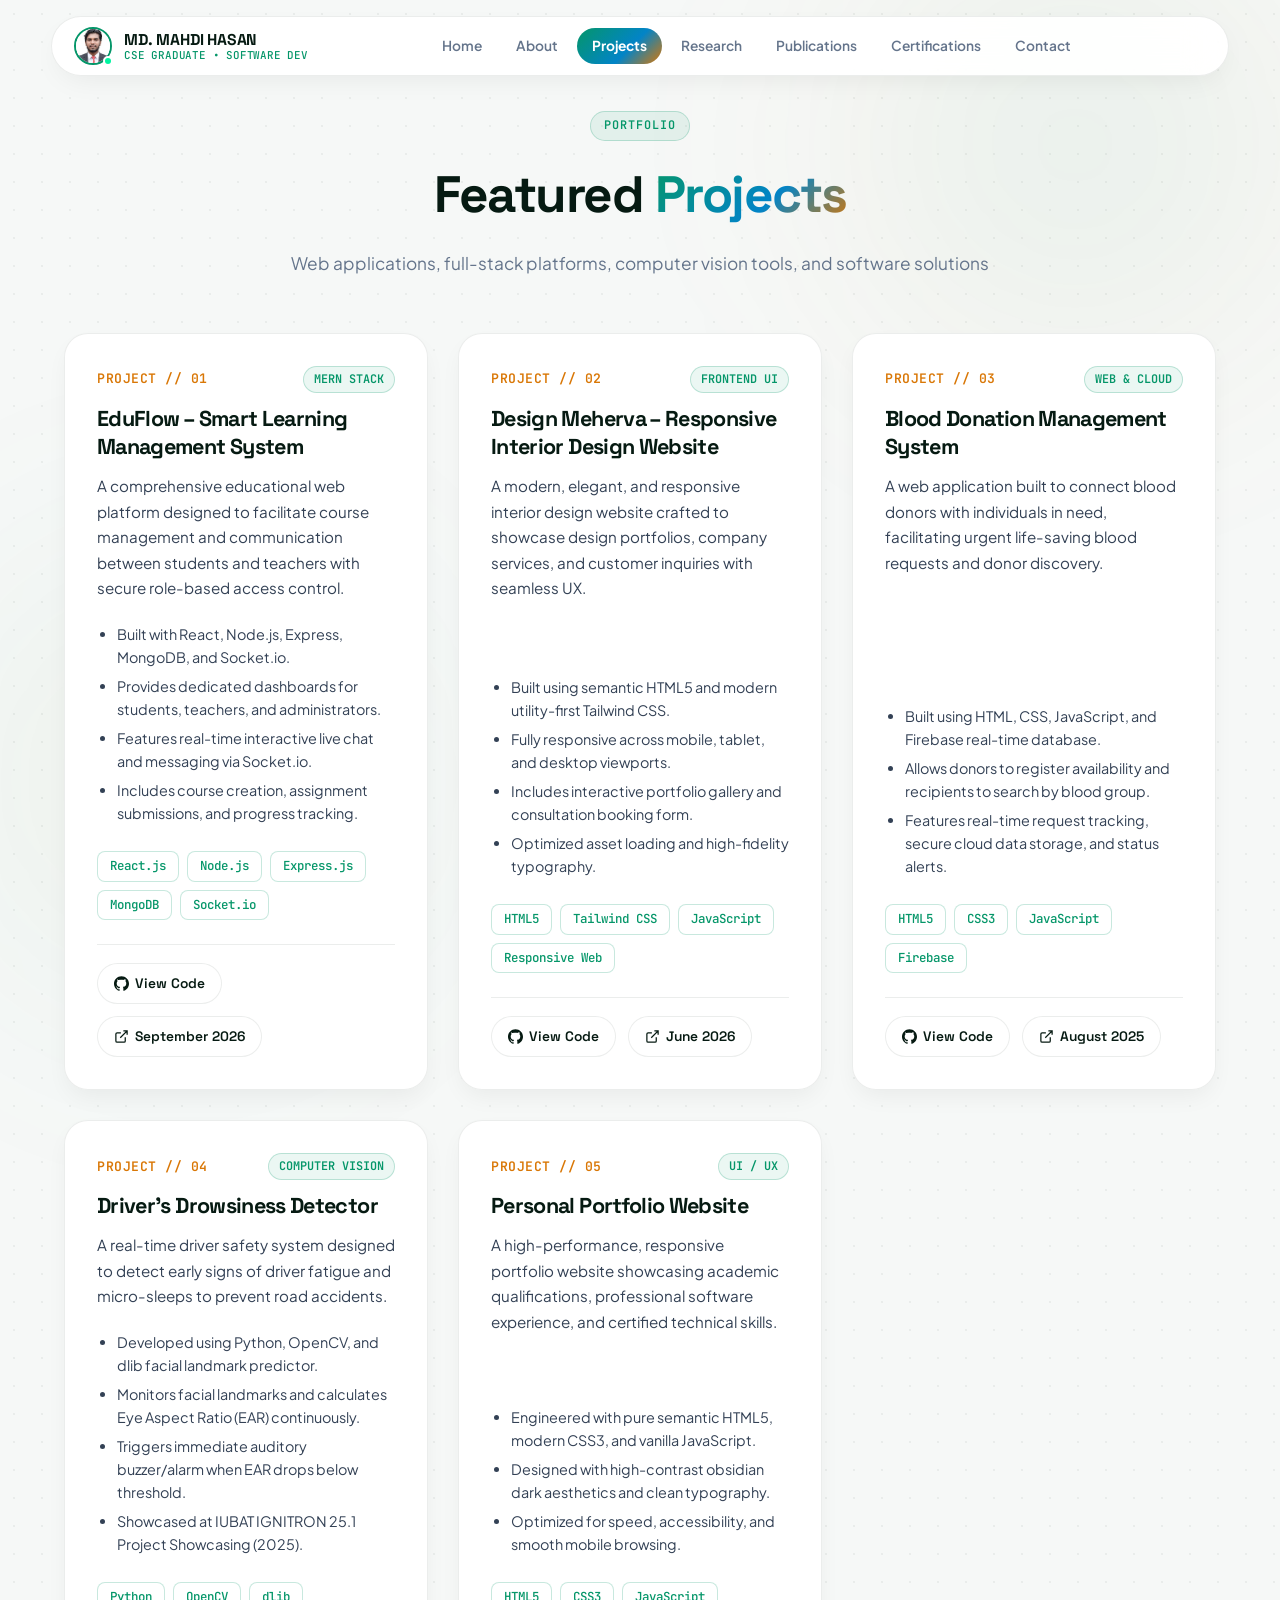
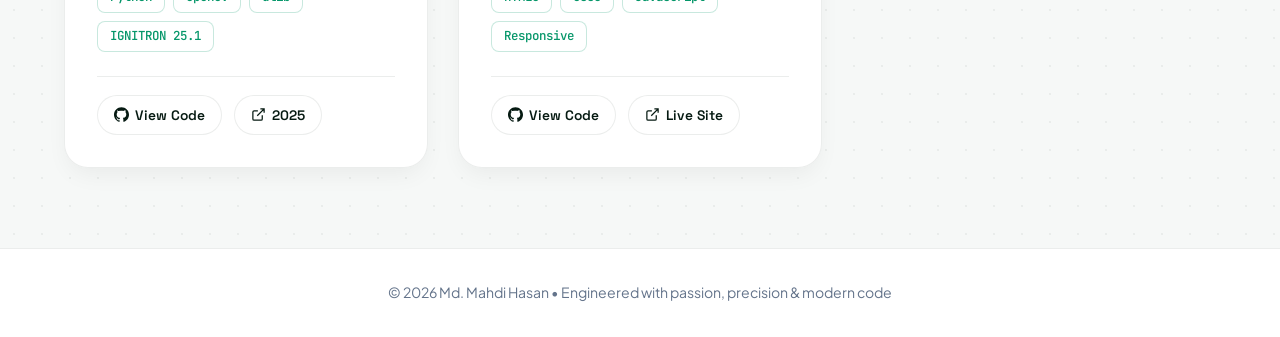
<file: projects.html>
<!DOCTYPE html>
<html lang="en">
<head>
    <meta charset="UTF-8">
    <meta name="viewport" content="width=device-width, initial-scale=1.0">
    <title>Projects | Md. Mahdi Hasan</title>
    <meta name="description" content="Software projects of Md. Mahdi Hasan - Full-Stack MERN applications, responsive web design, and Python computer vision systems.">

    <!-- Google Fonts -->
    <link rel="preconnect" href="https://fonts.googleapis.com">
    <link rel="preconnect" href="https://fonts.gstatic.com" crossorigin>
    <link href="https://fonts.googleapis.com/css2?family=JetBrains+Mono:wght@400;500;600&family=Plus+Jakarta+Sans:wght@300;400;500;600;700&family=Space+Grotesk:wght@400;500;600;700;800&display=swap" rel="stylesheet">

    <!-- CSS -->
    <link rel="stylesheet" href="css/style.css">
    <link rel="stylesheet" href="css/projects.css">
</head>
<body>

<!-- ===== FLOATING PILL DOCK NAVBAR ===== -->
<header>
    <nav class="navbar">
        <div class="logo" id="logoBtn" title="Click to view full photo">
            <div class="logo-avatar-wrap">
                <img src="images/profile2.jpg" alt="Mahdi Hasan">
                <span class="status-dot"></span>
            </div>
            <div class="logo-text">
                MD. MAHDI HASAN
                <span>CSE GRADUATE &bull; SOFTWARE DEV</span>
            </div>
        </div>

        <ul class="nav-links" id="navLinks">
            <li><a href="index.html">Home</a></li>
            <li><a href="about.html">About</a></li>
            <li><a href="projects.html" class="active">Projects</a></li>
            <li><a href="research.html">Research</a></li>
            <li><a href="publications.html">Publications</a></li>
            <li><a href="certifications.html">Certifications</a></li>
            <li><a href="contact.html">Contact</a></li>
        </ul>

        <div class="nav-actions">
            <button class="mobile-menu-btn" id="mobileMenuBtn" aria-label="Toggle mobile menu">
                <span></span>
                <span></span>
                <span></span>
            </button>
        </div>
    </nav>
</header>

<!-- ===== PAGE HERO ===== -->
<section class="page-hero">
    <span class="section-tag">Portfolio</span>
    <h1>Featured <span class="gradient-text">Projects</span></h1>
    <p>Web applications, full-stack platforms, computer vision tools, and software solutions</p>
</section>

<!-- ===== PROJECTS GRID ===== -->
<section class="projects-page">
    <div class="projects-grid">

        <!-- Project 1: EduFlow -->
        <div class="project-item">
            <div class="project-top-meta">
                <span class="project-index">PROJECT // 01</span>
                <span class="project-category">MERN Stack</span>
            </div>
            <h3>EduFlow – Smart Learning Management System</h3>
            <p>
                A comprehensive educational web platform designed to facilitate course management and communication between students and teachers with secure role-based access control.
            </p>
            <ul class="project-features">
                <li>Built with React, Node.js, Express, MongoDB, and Socket.io.</li>
                <li>Provides dedicated dashboards for students, teachers, and administrators.</li>
                <li>Features real-time interactive live chat and messaging via Socket.io.</li>
                <li>Includes course creation, assignment submissions, and progress tracking.</li>
            </ul>
            <div class="tech-tags">
                <span class="tech-tag">React.js</span>
                <span class="tech-tag">Node.js</span>
                <span class="tech-tag">Express.js</span>
                <span class="tech-tag">MongoDB</span>
                <span class="tech-tag">Socket.io</span>
            </div>
            <div class="project-actions">
                <a href="https://github.com/mahdi-mh326" target="_blank" rel="noopener noreferrer" class="btn-action">
                    <svg viewBox="0 0 24 24" fill="currentColor"><path d="M12 .297c-6.63 0-12 5.373-12 12 0 5.303 3.438 9.8 8.205 11.385.6.113.82-.258.82-.577 0-.285-.01-1.04-.015-2.04-3.338.724-4.042-1.61-4.042-1.61C4.422 18.07 3.633 17.7 3.633 17.7c-1.087-.744.084-.729.084-.729 1.205.084 1.838 1.236 1.838 1.236 1.07 1.835 2.809 1.305 3.495.998.108-.776.417-1.305.76-1.605-2.665-.3-5.466-1.332-5.466-5.93 0-1.31.465-2.38 1.235-3.22-.135-.303-.54-1.523.105-3.176 0 0 1.005-.322 3.3 1.23.96-.267 1.98-.399 3-.405 1.02.006 2.04.138 3 .405 2.28-1.552 3.285-1.23 3.285-1.23.645 1.653.24 2.873.12 3.176.765.84 1.23 1.91 1.23 3.22 0 4.61-2.805 5.625-5.475 5.92.42.36.81 1.096.81 2.22 0 1.606-.015 2.896-.015 3.286 0 .315.21.69.825.57C20.565 22.092 24 17.592 24 12.297c0-6.627-5.373-12-12-12"/></svg>
                    <span>View Code</span>
                </a>
                <a href="https://github.com/mahdi-mh326" target="_blank" rel="noopener noreferrer" class="btn-action">
                    <svg viewBox="0 0 24 24" fill="none" stroke="currentColor" stroke-width="2"><path d="M18 13v6a2 2 0 0 1-2 2H5a2 2 0 0 1-2-2V8a2 2 0 0 1 2-2h6M15 3h6v6M10 14L21 3"/></svg>
                    <span>September 2026</span>
                </a>
            </div>
        </div>

        <!-- Project 2: Design Meherva -->
        <div class="project-item">
            <div class="project-top-meta">
                <span class="project-index">PROJECT // 02</span>
                <span class="project-category">Frontend UI</span>
            </div>
            <h3>Design Meherva – Responsive Interior Design Website</h3>
            <p>
                A modern, elegant, and responsive interior design website crafted to showcase design portfolios, company services, and customer inquiries with seamless UX.
            </p>
            <ul class="project-features">
                <li>Built using semantic HTML5 and modern utility-first Tailwind CSS.</li>
                <li>Fully responsive across mobile, tablet, and desktop viewports.</li>
                <li>Includes interactive portfolio gallery and consultation booking form.</li>
                <li>Optimized asset loading and high-fidelity typography.</li>
            </ul>
            <div class="tech-tags">
                <span class="tech-tag">HTML5</span>
                <span class="tech-tag">Tailwind CSS</span>
                <span class="tech-tag">JavaScript</span>
                <span class="tech-tag">Responsive Web</span>
            </div>
            <div class="project-actions">
                <a href="https://github.com/mahdi-mh326" target="_blank" rel="noopener noreferrer" class="btn-action">
                    <svg viewBox="0 0 24 24" fill="currentColor"><path d="M12 .297c-6.63 0-12 5.373-12 12 0 5.303 3.438 9.8 8.205 11.385.6.113.82-.258.82-.577 0-.285-.01-1.04-.015-2.04-3.338.724-4.042-1.61-4.042-1.61C4.422 18.07 3.633 17.7 3.633 17.7c-1.087-.744.084-.729.084-.729 1.205.084 1.838 1.236 1.838 1.236 1.07 1.835 2.809 1.305 3.495.998.108-.776.417-1.305.76-1.605-2.665-.3-5.466-1.332-5.466-5.93 0-1.31.465-2.38 1.235-3.22-.135-.303-.54-1.523.105-3.176 0 0 1.005-.322 3.3 1.23.96-.267 1.98-.399 3-.405 1.02.006 2.04.138 3 .405 2.28-1.552 3.285-1.23 3.285-1.23.645 1.653.24 2.873.12 3.176.765.84 1.23 1.91 1.23 3.22 0 4.61-2.805 5.625-5.475 5.92.42.36.81 1.096.81 2.22 0 1.606-.015 2.896-.015 3.286 0 .315.21.69.825.57C20.565 22.092 24 17.592 24 12.297c0-6.627-5.373-12-12-12"/></svg>
                    <span>View Code</span>
                </a>
                <a href="https://github.com/mahdi-mh326" target="_blank" rel="noopener noreferrer" class="btn-action">
                    <svg viewBox="0 0 24 24" fill="none" stroke="currentColor" stroke-width="2"><path d="M18 13v6a2 2 0 0 1-2 2H5a2 2 0 0 1-2-2V8a2 2 0 0 1 2-2h6M15 3h6v6M10 14L21 3"/></svg>
                    <span>June 2026</span>
                </a>
            </div>
        </div>

        <!-- Project 3: Blood Donation Management System -->
        <div class="project-item">
            <div class="project-top-meta">
                <span class="project-index">PROJECT // 03</span>
                <span class="project-category">Web &amp; Cloud</span>
            </div>
            <h3>Blood Donation Management System</h3>
            <p>
                A web application built to connect blood donors with individuals in need, facilitating urgent life-saving blood requests and donor discovery.
            </p>
            <ul class="project-features">
                <li>Built using HTML, CSS, JavaScript, and Firebase real-time database.</li>
                <li>Allows donors to register availability and recipients to search by blood group.</li>
                <li>Features real-time request tracking, secure cloud data storage, and status alerts.</li>
            </ul>
            <div class="tech-tags">
                <span class="tech-tag">HTML5</span>
                <span class="tech-tag">CSS3</span>
                <span class="tech-tag">JavaScript</span>
                <span class="tech-tag">Firebase</span>
            </div>
            <div class="project-actions">
                <a href="https://github.com/mahdi-mh326" target="_blank" rel="noopener noreferrer" class="btn-action">
                    <svg viewBox="0 0 24 24" fill="currentColor"><path d="M12 .297c-6.63 0-12 5.373-12 12 0 5.303 3.438 9.8 8.205 11.385.6.113.82-.258.82-.577 0-.285-.01-1.04-.015-2.04-3.338.724-4.042-1.61-4.042-1.61C4.422 18.07 3.633 17.7 3.633 17.7c-1.087-.744.084-.729.084-.729 1.205.084 1.838 1.236 1.838 1.236 1.07 1.835 2.809 1.305 3.495.998.108-.776.417-1.305.76-1.605-2.665-.3-5.466-1.332-5.466-5.93 0-1.31.465-2.38 1.235-3.22-.135-.303-.54-1.523.105-3.176 0 0 1.005-.322 3.3 1.23.96-.267 1.98-.399 3-.405 1.02.006 2.04.138 3 .405 2.28-1.552 3.285-1.23 3.285-1.23.645 1.653.24 2.873.12 3.176.765.84 1.23 1.91 1.23 3.22 0 4.61-2.805 5.625-5.475 5.92.42.36.81 1.096.81 2.22 0 1.606-.015 2.896-.015 3.286 0 .315.21.69.825.57C20.565 22.092 24 17.592 24 12.297c0-6.627-5.373-12-12-12"/></svg>
                    <span>View Code</span>
                </a>
                <a href="https://github.com/mahdi-mh326" target="_blank" rel="noopener noreferrer" class="btn-action">
                    <svg viewBox="0 0 24 24" fill="none" stroke="currentColor" stroke-width="2"><path d="M18 13v6a2 2 0 0 1-2 2H5a2 2 0 0 1-2-2V8a2 2 0 0 1 2-2h6M15 3h6v6M10 14L21 3"/></svg>
                    <span>August 2025</span>
                </a>
            </div>
        </div>

        <!-- Project 4: Driver's Drowsiness Detector -->
        <div class="project-item">
            <div class="project-top-meta">
                <span class="project-index">PROJECT // 04</span>
                <span class="project-category">Computer Vision</span>
            </div>
            <h3>Driver’s Drowsiness Detector</h3>
            <p>
                A real-time driver safety system designed to detect early signs of driver fatigue and micro-sleeps to prevent road accidents.
            </p>
            <ul class="project-features">
                <li>Developed using Python, OpenCV, and dlib facial landmark predictor.</li>
                <li>Monitors facial landmarks and calculates Eye Aspect Ratio (EAR) continuously.</li>
                <li>Triggers immediate auditory buzzer/alarm when EAR drops below threshold.</li>
                <li>Showcased at IUBAT IGNITRON 25.1 Project Showcasing (2025).</li>
            </ul>
            <div class="tech-tags">
                <span class="tech-tag">Python</span>
                <span class="tech-tag">OpenCV</span>
                <span class="tech-tag">dlib</span>
                <span class="tech-tag">IGNITRON 25.1</span>
            </div>
            <div class="project-actions">
                <a href="https://github.com/mahdi-mh326" target="_blank" rel="noopener noreferrer" class="btn-action">
                    <svg viewBox="0 0 24 24" fill="currentColor"><path d="M12 .297c-6.63 0-12 5.373-12 12 0 5.303 3.438 9.8 8.205 11.385.6.113.82-.258.82-.577 0-.285-.01-1.04-.015-2.04-3.338.724-4.042-1.61-4.042-1.61C4.422 18.07 3.633 17.7 3.633 17.7c-1.087-.744.084-.729.084-.729 1.205.084 1.838 1.236 1.838 1.236 1.07 1.835 2.809 1.305 3.495.998.108-.776.417-1.305.76-1.605-2.665-.3-5.466-1.332-5.466-5.93 0-1.31.465-2.38 1.235-3.22-.135-.303-.54-1.523.105-3.176 0 0 1.005-.322 3.3 1.23.96-.267 1.98-.399 3-.405 1.02.006 2.04.138 3 .405 2.28-1.552 3.285-1.23 3.285-1.23.645 1.653.24 2.873.12 3.176.765.84 1.23 1.91 1.23 3.22 0 4.61-2.805 5.625-5.475 5.92.42.36.81 1.096.81 2.22 0 1.606-.015 2.896-.015 3.286 0 .315.21.69.825.57C20.565 22.092 24 17.592 24 12.297c0-6.627-5.373-12-12-12"/></svg>
                    <span>View Code</span>
                </a>
                <a href="https://github.com/mahdi-mh326" target="_blank" rel="noopener noreferrer" class="btn-action">
                    <svg viewBox="0 0 24 24" fill="none" stroke="currentColor" stroke-width="2"><path d="M18 13v6a2 2 0 0 1-2 2H5a2 2 0 0 1-2-2V8a2 2 0 0 1 2-2h6M15 3h6v6M10 14L21 3"/></svg>
                    <span>2025</span>
                </a>
            </div>
        </div>

        <!-- Project 5: Personal Portfolio -->
        <div class="project-item">
            <div class="project-top-meta">
                <span class="project-index">PROJECT // 05</span>
                <span class="project-category">UI / UX</span>
            </div>
            <h3>Personal Portfolio Website</h3>
            <p>
                A high-performance, responsive portfolio website showcasing academic qualifications, professional software experience, and certified technical skills.
            </p>
            <ul class="project-features">
                <li>Engineered with pure semantic HTML5, modern CSS3, and vanilla JavaScript.</li>
                <li>Designed with high-contrast obsidian dark aesthetics and clean typography.</li>
                <li>Optimized for speed, accessibility, and smooth mobile browsing.</li>
            </ul>
            <div class="tech-tags">
                <span class="tech-tag">HTML5</span>
                <span class="tech-tag">CSS3</span>
                <span class="tech-tag">JavaScript</span>
                <span class="tech-tag">Responsive</span>
            </div>
            <div class="project-actions">
                <a href="https://github.com/mahdi-mh326/portfolio" target="_blank" rel="noopener noreferrer" class="btn-action">
                    <svg viewBox="0 0 24 24" fill="currentColor"><path d="M12 .297c-6.63 0-12 5.373-12 12 0 5.303 3.438 9.8 8.205 11.385.6.113.82-.258.82-.577 0-.285-.01-1.04-.015-2.04-3.338.724-4.042-1.61-4.042-1.61C4.422 18.07 3.633 17.7 3.633 17.7c-1.087-.744.084-.729.084-.729 1.205.084 1.838 1.236 1.838 1.236 1.07 1.835 2.809 1.305 3.495.998.108-.776.417-1.305.76-1.605-2.665-.3-5.466-1.332-5.466-5.93 0-1.31.465-2.38 1.235-3.22-.135-.303-.54-1.523.105-3.176 0 0 1.005-.322 3.3 1.23.96-.267 1.98-.399 3-.405 1.02.006 2.04.138 3 .405 2.28-1.552 3.285-1.23 3.285-1.23.645 1.653.24 2.873.12 3.176.765.84 1.23 1.91 1.23 3.22 0 4.61-2.805 5.625-5.475 5.92.42.36.81 1.096.81 2.22 0 1.606-.015 2.896-.015 3.286 0 .315.21.69.825.57C20.565 22.092 24 17.592 24 12.297c0-6.627-5.373-12-12-12"/></svg>
                    <span>View Code</span>
                </a>
                <a href="index.html" class="btn-action">
                    <svg viewBox="0 0 24 24" fill="none" stroke="currentColor" stroke-width="2"><path d="M18 13v6a2 2 0 0 1-2 2H5a2 2 0 0 1-2-2V8a2 2 0 0 1 2-2h6M15 3h6v6M10 14L21 3"/></svg>
                    <span>Live Site</span>
                </a>
            </div>
        </div>

    </div>
</section>

<!-- ===== FOOTER ===== -->
<footer>
    <p>&copy; 2026 Md. Mahdi Hasan &bull; Engineered with passion, precision &amp; modern code</p>
</footer>

<!-- Full size photo overlay -->
<div class="photo-overlay" id="photoOverlay">
    <span class="close-btn" id="closeBtn" title="Close">&times;</span>
    <img src="images/profile2.jpg" alt="Md. Mahdi Hasan Profile">
</div>

<script src="js/main.js"></script>

</body>
</html>
</file>
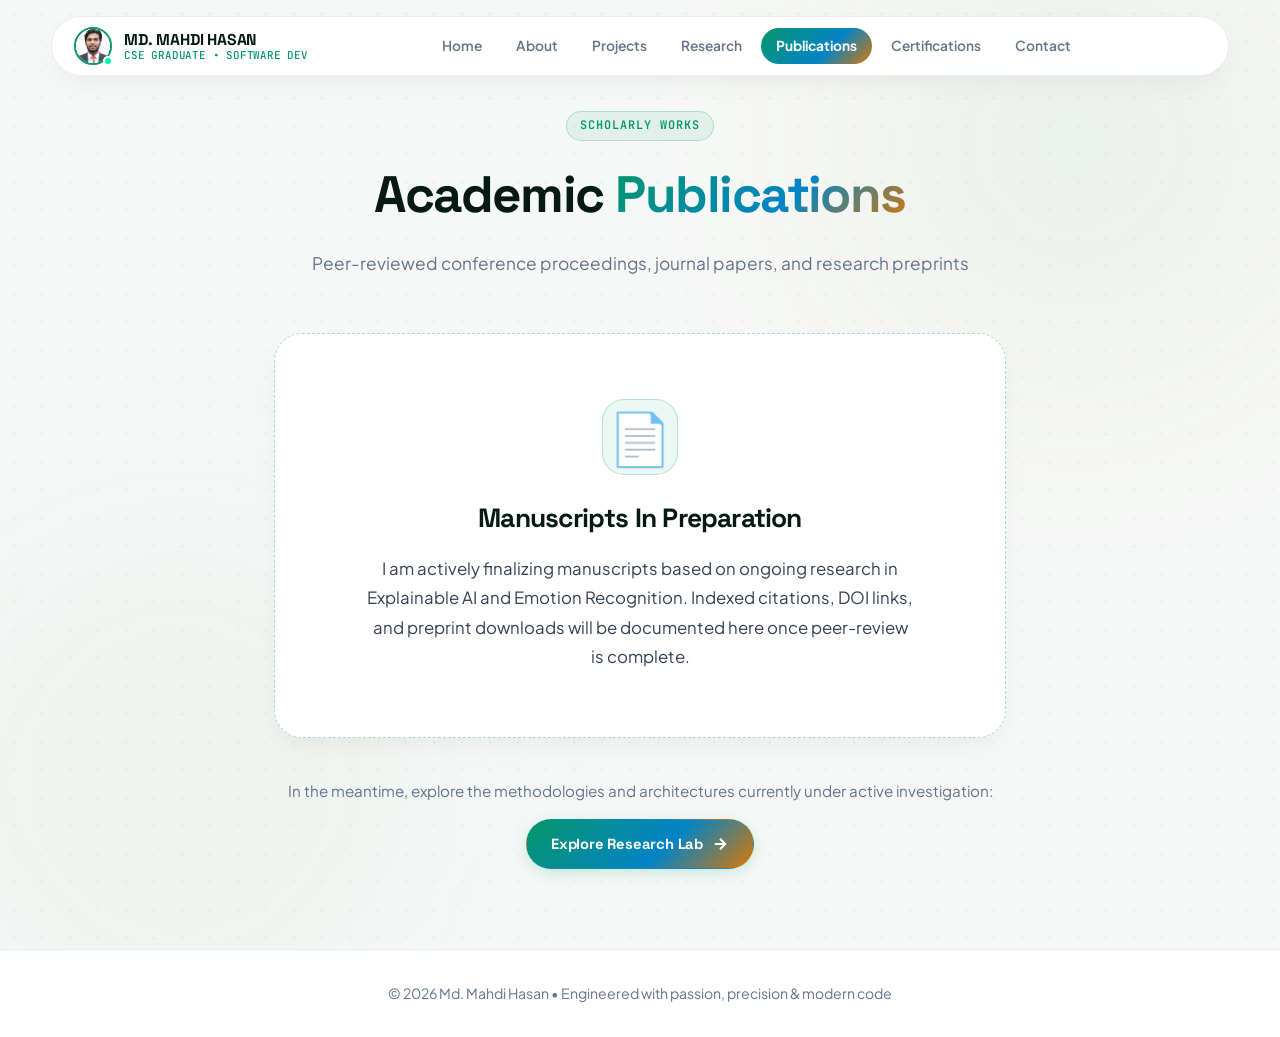
<file: publications.html>
<!DOCTYPE html>
<html lang="en">
<head>
    <meta charset="UTF-8">
    <meta name="viewport" content="width=device-width, initial-scale=1.0">
    <title>Publications | Md. Mahdi Hasan</title>
    <meta name="description" content="Academic publications and scientific papers authored by Md. Mahdi Hasan.">

    <!-- Google Fonts -->
    <link rel="preconnect" href="https://fonts.googleapis.com">
    <link rel="preconnect" href="https://fonts.gstatic.com" crossorigin>
    <link href="https://fonts.googleapis.com/css2?family=JetBrains+Mono:wght@400;500;600&family=Plus+Jakarta+Sans:wght@300;400;500;600;700&family=Space+Grotesk:wght@400;500;600;700;800&display=swap" rel="stylesheet">

    <!-- CSS -->
    <link rel="stylesheet" href="css/style.css">
    <link rel="stylesheet" href="css/publications.css">
</head>
<body>

<!-- ===== FLOATING PILL DOCK NAVBAR ===== -->
<header>
    <nav class="navbar">
        <div class="logo" id="logoBtn" title="Click to view full photo">
            <div class="logo-avatar-wrap">
                <img src="images/profile2.jpg" alt="Mahdi Hasan">
                <span class="status-dot"></span>
            </div>
            <div class="logo-text">
                MD. MAHDI HASAN
                <span>CSE GRADUATE &bull; SOFTWARE DEV</span>
            </div>
        </div>

        <ul class="nav-links" id="navLinks">
            <li><a href="index.html">Home</a></li>
            <li><a href="about.html">About</a></li>
            <li><a href="projects.html">Projects</a></li>
            <li><a href="research.html">Research</a></li>
            <li><a href="publications.html" class="active">Publications</a></li>
            <li><a href="certifications.html">Certifications</a></li>
            <li><a href="contact.html">Contact</a></li>
        </ul>

        <div class="nav-actions">
            <button class="mobile-menu-btn" id="mobileMenuBtn" aria-label="Toggle mobile menu">
                <span></span>
                <span></span>
                <span></span>
            </button>
        </div>
    </nav>
</header>

<!-- ===== PAGE HERO ===== -->
<section class="page-hero">
    <span class="section-tag">Scholarly Works</span>
    <h1>Academic <span class="gradient-text">Publications</span></h1>
    <p>Peer-reviewed conference proceedings, journal papers, and research preprints</p>
</section>

<!-- ===== PUBLICATIONS PAGE ===== -->
<section class="publications-page">
    <div class="coming-soon-box">
        <span class="icon">📄</span>
        <h3>Manuscripts In Preparation</h3>
        <p>
            I am actively finalizing manuscripts based on ongoing research in Explainable AI and Emotion Recognition. 
            Indexed citations, DOI links, and preprint downloads will be documented here once peer-review is complete.
        </p>
    </div>

    <div class="research-links">
        <p>In the meantime, explore the methodologies and architectures currently under active investigation:</p>
        <a href="research.html" class="btn">
            <span>Explore Research Lab</span>
            <svg width="18" height="18" viewBox="0 0 24 24" fill="none" stroke="currentColor" stroke-width="2.5"><path d="M5 12h14M12 5l7 7-7 7"/></svg>
        </a>
    </div>
</section>

<!-- ===== FOOTER ===== -->
<footer>
    <p>&copy; 2026 Md. Mahdi Hasan &bull; Engineered with passion, precision &amp; modern code</p>
</footer>

<!-- Full size photo overlay -->
<div class="photo-overlay" id="photoOverlay">
    <span class="close-btn" id="closeBtn" title="Close">&times;</span>
    <img src="images/profile2.jpg" alt="Md. Mahdi Hasan Profile">
</div>

<script src="js/main.js"></script>

</body>
</html>
</file>
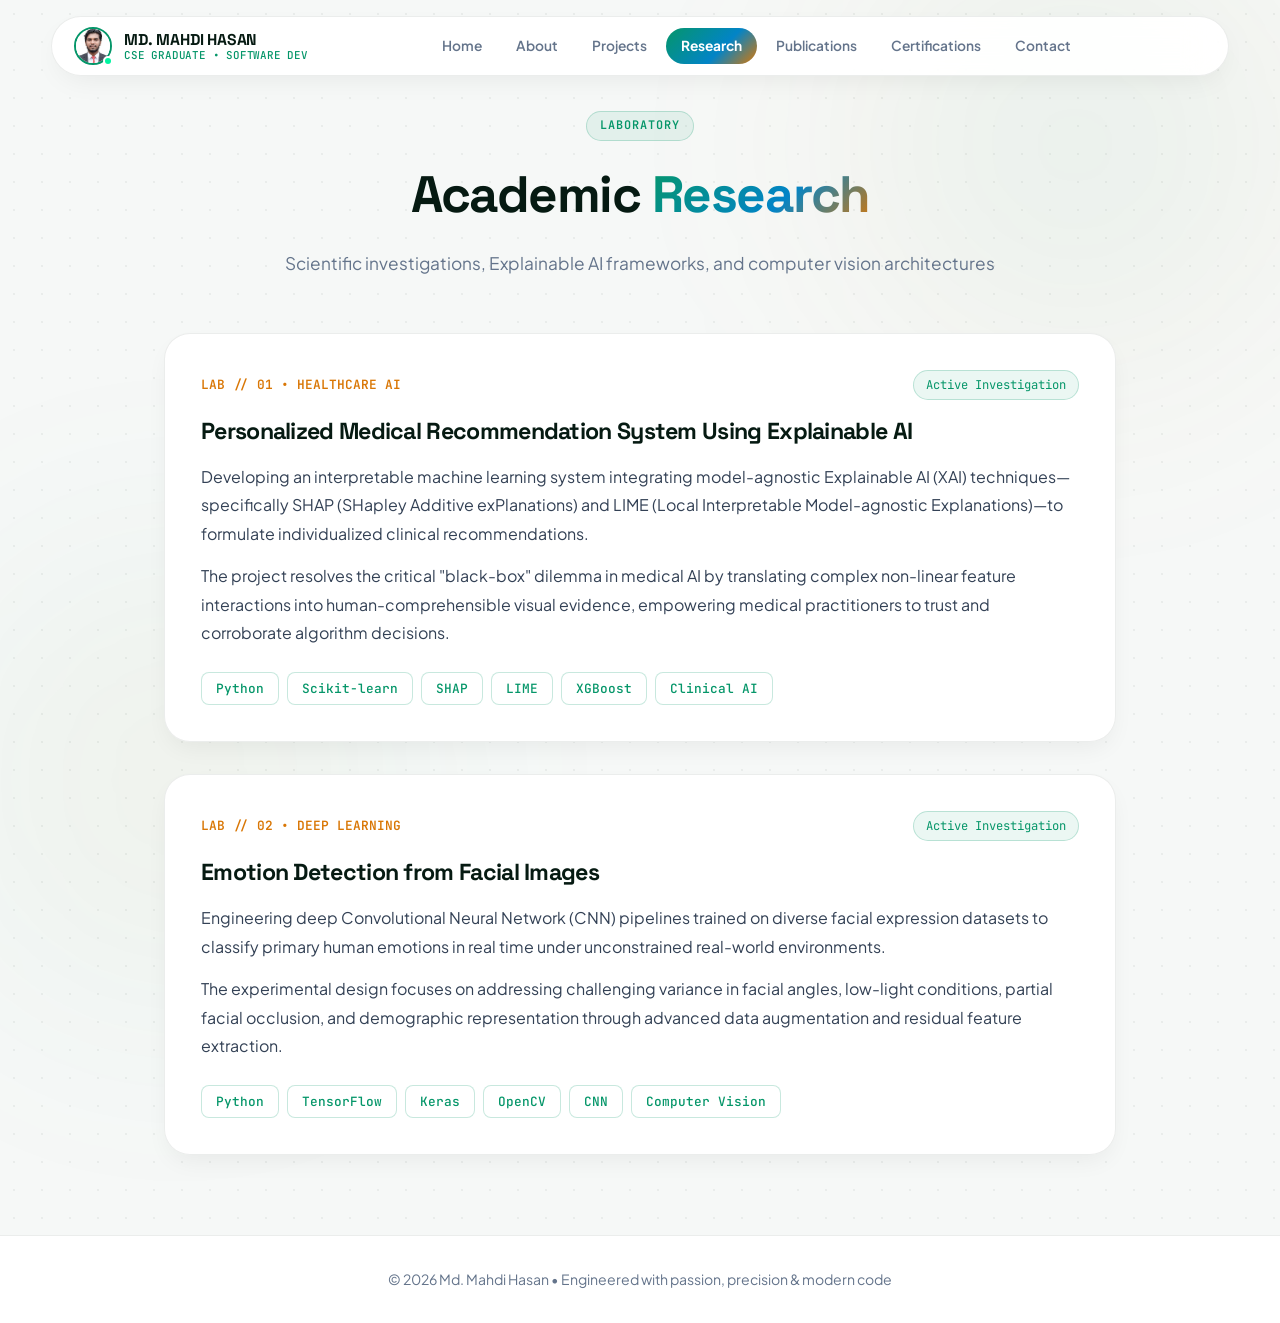
<file: research.html>
<!DOCTYPE html>
<html lang="en">
<head>
    <meta charset="UTF-8">
    <meta name="viewport" content="width=device-width, initial-scale=1.0">
    <title>Research | Md. Mahdi Hasan</title>
    <meta name="description" content="Research and investigative projects by Md. Mahdi Hasan in Explainable AI and Computer Vision.">

    <!-- Google Fonts -->
    <link rel="preconnect" href="https://fonts.googleapis.com">
    <link rel="preconnect" href="https://fonts.gstatic.com" crossorigin>
    <link href="https://fonts.googleapis.com/css2?family=JetBrains+Mono:wght@400;500;600&family=Plus+Jakarta+Sans:wght@300;400;500;600;700&family=Space+Grotesk:wght@400;500;600;700;800&display=swap" rel="stylesheet">

    <!-- CSS -->
    <link rel="stylesheet" href="css/style.css">
    <link rel="stylesheet" href="css/research.css">
</head>
<body>

<!-- ===== FLOATING PILL DOCK NAVBAR ===== -->
<header>
    <nav class="navbar">
        <div class="logo" id="logoBtn" title="Click to view full photo">
            <div class="logo-avatar-wrap">
                <img src="images/profile2.jpg" alt="Mahdi Hasan">
                <span class="status-dot"></span>
            </div>
            <div class="logo-text">
                MD. MAHDI HASAN
                <span>CSE GRADUATE &bull; SOFTWARE DEV</span>
            </div>
        </div>

        <ul class="nav-links" id="navLinks">
            <li><a href="index.html">Home</a></li>
            <li><a href="about.html">About</a></li>
            <li><a href="projects.html">Projects</a></li>
            <li><a href="research.html" class="active">Research</a></li>
            <li><a href="publications.html">Publications</a></li>
            <li><a href="certifications.html">Certifications</a></li>
            <li><a href="contact.html">Contact</a></li>
        </ul>

        <div class="nav-actions">
            <button class="mobile-menu-btn" id="mobileMenuBtn" aria-label="Toggle mobile menu">
                <span></span>
                <span></span>
                <span></span>
            </button>
        </div>
    </nav>
</header>

<!-- ===== PAGE HERO ===== -->
<section class="page-hero">
    <span class="section-tag">Laboratory</span>
    <h1>Academic <span class="gradient-text">Research</span></h1>
    <p>Scientific investigations, Explainable AI frameworks, and computer vision architectures</p>
</section>

<!-- ===== RESEARCH ITEMS ===== -->
<section class="research-page">

    <!-- Research Item 1 -->
    <div class="research-item">
        <div class="research-meta-bar">
            <span class="research-tag-id">LAB // 01 &bull; HEALTHCARE AI</span>
            <span class="status-badge">Active Investigation</span>
        </div>
        <h3>Personalized Medical Recommendation System Using Explainable AI</h3>
        <p>
            Developing an interpretable machine learning system integrating model-agnostic Explainable AI (XAI) techniques—specifically SHAP (SHapley Additive exPlanations) and LIME (Local Interpretable Model-agnostic Explanations)—to formulate individualized clinical recommendations.
        </p>
        <p>
            The project resolves the critical "black-box" dilemma in medical AI by translating complex non-linear feature interactions into human-comprehensible visual evidence, empowering medical practitioners to trust and corroborate algorithm decisions.
        </p>
        <div class="tech-tags">
            <span class="tech-tag">Python</span>
            <span class="tech-tag">Scikit-learn</span>
            <span class="tech-tag">SHAP</span>
            <span class="tech-tag">LIME</span>
            <span class="tech-tag">XGBoost</span>
            <span class="tech-tag">Clinical AI</span>
        </div>
    </div>

    <!-- Research Item 2 -->
    <div class="research-item">
        <div class="research-meta-bar">
            <span class="research-tag-id">LAB // 02 &bull; DEEP LEARNING</span>
            <span class="status-badge">Active Investigation</span>
        </div>
        <h3>Emotion Detection from Facial Images</h3>
        <p>
            Engineering deep Convolutional Neural Network (CNN) pipelines trained on diverse facial expression datasets to classify primary human emotions in real time under unconstrained real-world environments.
        </p>
        <p>
            The experimental design focuses on addressing challenging variance in facial angles, low-light conditions, partial facial occlusion, and demographic representation through advanced data augmentation and residual feature extraction.
        </p>
        <div class="tech-tags">
            <span class="tech-tag">Python</span>
            <span class="tech-tag">TensorFlow</span>
            <span class="tech-tag">Keras</span>
            <span class="tech-tag">OpenCV</span>
            <span class="tech-tag">CNN</span>
            <span class="tech-tag">Computer Vision</span>
        </div>
    </div>

</section>

<!-- ===== FOOTER ===== -->
<footer>
    <p>&copy; 2026 Md. Mahdi Hasan &bull; Engineered with passion, precision &amp; modern code</p>
</footer>

<!-- Full size photo overlay -->
<div class="photo-overlay" id="photoOverlay">
    <span class="close-btn" id="closeBtn" title="Close">&times;</span>
    <img src="images/profile2.jpg" alt="Md. Mahdi Hasan Profile">
</div>

<script src="js/main.js"></script>

</body>
</html>
</file>
<file: css/style.css>
/* ===== MODERN CRISP EMERALD DAY THEME (NO ANIMATION) ===== */
@import url('https://fonts.googleapis.com/css2?family=JetBrains+Mono:wght@400;500;600&family=Plus+Jakarta+Sans:wght@300;400;500;600;700&family=Space+Grotesk:wght@400;500;600;700;800&display=swap');

:root {
    --font-heading: 'Space Grotesk', -apple-system, sans-serif;
    --font-body: 'Plus Jakarta Sans', -apple-system, sans-serif;
    --font-mono: 'JetBrains Mono', monospace;

    /* Permanent Day Mode Palette */
    --bg-base: #f6f8f7;
    --bg-surface: #ffffff;
    --bg-surface-elevated: #eef3f0;
    --bg-card: rgba(255, 255, 255, 0.96);
    --bg-card-hover: #ffffff;

    --border-subtle: rgba(6, 26, 18, 0.08);
    --border-hover: rgba(5, 150, 105, 0.35);
    --border-active: #059669;

    --text-primary: #061a12;
    --text-secondary: #334155;
    --text-muted: #64748b;
    --text-inverse: #ffffff;

    /* Distinctive Brand Accents */
    --accent-emerald: #059669;
    --accent-amber: #d97706;
    --accent-cyan: #0284c7;

    --accent-gradient: linear-gradient(135deg, #059669 0%, #0284c7 60%, #d97706 100%);
    --accent-gradient-hover: linear-gradient(135deg, #047857 0%, #0369a1 60%, #b45309 100%);
    --accent-glow: rgba(5, 150, 105, 0.18);
    --accent-glow-amber: rgba(217, 119, 6, 0.15);

    --badge-bg: rgba(5, 150, 105, 0.08);
    --badge-text: #059669;
    --badge-border: rgba(5, 150, 105, 0.22);

    --nav-bg: rgba(255, 255, 255, 0.94);
    --card-shadow: 0 10px 25px -5px rgba(0, 0, 0, 0.06);
    --card-shadow-hover: 0 20px 35px -10px rgba(5, 150, 105, 0.16);
}

/* ===== RESET & BASE ===== */
*, *::before, *::after {
    margin: 0;
    padding: 0;
    box-sizing: border-box;
}

html {
    scroll-behavior: smooth;
}

body {
    font-family: var(--font-body);
    background-color: var(--bg-base);
    color: var(--text-secondary);
    line-height: 1.65;
    overflow-x: hidden;
    min-height: 100vh;
    display: flex;
    flex-direction: column;

    /* Clean Subtle Grid Pattern */
    background-image: radial-gradient(rgba(6, 26, 18, 0.05) 1px, transparent 1px);
    background-size: 28px 28px;
}

a {
    text-decoration: none;
    color: inherit;
}

img {
    max-width: 100%;
    display: block;
}

/* Static Ambient Glow */
body::before {
    content: '';
    position: fixed;
    top: -180px;
    right: -120px;
    width: 650px;
    height: 650px;
    background: radial-gradient(circle, rgba(5, 150, 105, 0.08) 0%, rgba(217, 119, 6, 0.03) 50%, transparent 70%);
    filter: blur(100px);
    z-index: -1;
    pointer-events: none;
}

body::after {
    content: '';
    position: fixed;
    bottom: -180px;
    left: -120px;
    width: 600px;
    height: 600px;
    background: radial-gradient(circle, rgba(217, 119, 6, 0.05) 0%, rgba(5, 150, 105, 0.04) 50%, transparent 70%);
    filter: blur(100px);
    z-index: -1;
    pointer-events: none;
}

/* ===== FLOATING PILL DOCK NAVBAR ===== */
header {
    position: sticky;
    top: 16px;
    z-index: 1000;
    width: 100%;
    padding: 0 4%;
}

.navbar {
    display: flex;
    justify-content: space-between;
    align-items: center;
    padding: 10px 22px;
    max-width: 1250px;
    margin: 0 auto;
    background: var(--nav-bg);
    backdrop-filter: blur(20px);
    -webkit-backdrop-filter: blur(20px);
    border: 1px solid var(--border-subtle);
    border-radius: 9999px;
    box-shadow: 0 10px 30px -10px rgba(0, 0, 0, 0.08);
}

.logo {
    display: flex;
    align-items: center;
    gap: 12px;
    cursor: pointer;
}

.logo-avatar-wrap {
    position: relative;
    width: 38px;
    height: 38px;
    flex-shrink: 0;
}

.logo img {
    width: 38px;
    height: 38px;
    border-radius: 50%;
    object-fit: cover;
    border: 2px solid var(--accent-emerald);
}

.status-dot {
    position: absolute;
    bottom: -1px;
    right: -1px;
    width: 10px;
    height: 10px;
    background: #00f5a0;
    border-radius: 50%;
    border: 2px solid var(--bg-surface);
}

.logo-text {
    font-family: var(--font-heading);
    font-size: 0.98rem;
    font-weight: 700;
    color: var(--text-primary);
    letter-spacing: -0.2px;
    display: flex;
    flex-direction: column;
    line-height: 1.15;
}

.logo-text span {
    font-family: var(--font-mono);
    font-size: 0.68rem;
    font-weight: 500;
    color: var(--badge-text);
}

/* Nav Links */
.nav-links {
    display: flex;
    align-items: center;
    list-style: none;
    gap: 4px;
}

.nav-links li a {
    padding: 7px 15px;
    font-size: 0.86rem;
    font-weight: 600;
    color: var(--text-muted);
    border-radius: 9999px;
    display: block;
    white-space: nowrap;
}

.nav-links li a:hover {
    color: var(--text-primary);
    background: rgba(6, 26, 18, 0.05);
}

.nav-links li a.active {
    color: #ffffff;
    background: var(--accent-gradient);
    font-weight: 700;
}

.nav-actions {
    display: flex;
    align-items: center;
    gap: 12px;
}

/* Mobile Menu Button */
.mobile-menu-btn {
    display: none;
    flex-direction: column;
    justify-content: center;
    gap: 5px;
    width: 38px;
    height: 38px;
    background: var(--bg-surface);
    border: 1px solid var(--border-subtle);
    border-radius: 50%;
    padding: 9px;
    cursor: pointer;
}

.mobile-menu-btn span {
    display: block;
    width: 100%;
    height: 2px;
    background-color: var(--text-primary);
    border-radius: 2px;
}

/* ===== GENERAL BUTTONS ===== */
.btn {
    display: inline-flex;
    align-items: center;
    justify-content: center;
    gap: 8px;
    padding: 12px 24px;
    border-radius: 9999px;
    font-size: 0.92rem;
    font-weight: 700;
    cursor: pointer;
    background: var(--accent-gradient);
    color: #ffffff !important;
    border: 1px solid transparent;
    box-shadow: 0 4px 15px var(--accent-glow);
    font-family: var(--font-heading);
    letter-spacing: -0.2px;
}

.btn:hover {
    background: var(--accent-gradient-hover);
}

.btn.secondary {
    background: var(--bg-surface);
    color: var(--text-primary) !important;
    border: 1px solid var(--border-subtle);
    box-shadow: none;
}

.btn.secondary:hover {
    background: var(--bg-surface-elevated);
    border-color: var(--border-hover);
    color: var(--badge-text) !important;
}

.btn-sm {
    padding: 7px 16px;
    font-size: 0.82rem;
    border-radius: 9999px;
    gap: 6px;
}

/* ===== TYPOGRAPHY & HEADINGS ===== */
h1, h2, h3, h4 {
    font-family: var(--font-heading);
    color: var(--text-primary);
    font-weight: 700;
    letter-spacing: -0.03em;
}

h2 {
    font-size: clamp(1.9rem, 3.5vw, 2.5rem);
    margin-bottom: 12px;
}

.gradient-text {
    background: var(--accent-gradient);
    -webkit-background-clip: text;
    -webkit-text-fill-color: transparent;
}

.section-header {
    text-align: center;
    margin-bottom: 40px;
}

.section-tag {
    display: inline-flex;
    align-items: center;
    gap: 6px;
    font-family: var(--font-mono);
    font-size: 0.74rem;
    font-weight: 600;
    text-transform: uppercase;
    letter-spacing: 1px;
    color: var(--badge-text);
    background: var(--badge-bg);
    border: 1px solid var(--badge-border);
    padding: 4px 13px;
    border-radius: 9999px;
    margin-bottom: 12px;
}

/* ===== HERO SECTION (INDEX) ===== */
.hero {
    display: flex;
    align-items: center;
    justify-content: space-between;
    padding: 60px 5% 70px;
    max-width: 1280px;
    margin: 0 auto;
    gap: 48px;
    min-height: calc(82vh - 80px);
}

.hero-content {
    flex: 1.25;
}

.terminal-badge {
    display: inline-flex;
    align-items: center;
    gap: 8px;
    font-family: var(--font-mono);
    font-size: 0.82rem;
    color: var(--badge-text);
    background: var(--badge-bg);
    border: 1px solid var(--badge-border);
    padding: 6px 14px;
    border-radius: 10px;
    margin-bottom: 24px;
}

.hero-content h1 {
    font-size: clamp(2.4rem, 4.6vw, 3.8rem);
    line-height: 1.12;
    margin-bottom: 18px;
}

.hero-content h3 {
    font-size: clamp(1.05rem, 1.8vw, 1.25rem);
    font-weight: 500;
    color: var(--text-muted);
    margin-bottom: 20px;
    line-height: 1.4;
}

.hero-content p {
    font-size: 1.05rem;
    color: var(--text-secondary);
    max-width: 600px;
    margin-bottom: 30px;
    line-height: 1.7;
}

.hero-content .buttons {
    display: flex;
    flex-wrap: wrap;
    gap: 16px;
    align-items: center;
    margin-bottom: 34px;
}

/* Quick Metrics Row */
.hero-metrics {
    display: flex;
    align-items: center;
    gap: 24px;
    padding-top: 24px;
    border-top: 1px solid var(--border-subtle);
    flex-wrap: wrap;
}

.metric-chip {
    display: flex;
    flex-direction: column;
}

.metric-chip strong {
    font-family: var(--font-heading);
    font-size: 1.35rem;
    font-weight: 800;
    color: var(--text-primary);
    line-height: 1.1;
}

.metric-chip span {
    font-size: 0.76rem;
    color: var(--text-muted);
    font-weight: 600;
    text-transform: uppercase;
    letter-spacing: 0.5px;
}

/* Hero Right: Bento Terminal Card */
.hero-image {
    flex: 0.95;
    display: flex;
    justify-content: center;
}

.bento-profile-card {
    background: var(--bg-card);
    border: 1px solid var(--border-subtle);
    border-radius: 24px;
    padding: 24px;
    box-shadow: var(--card-shadow);
    backdrop-filter: blur(16px);
    width: 100%;
    max-width: 380px;
    position: relative;
}

.bento-profile-card:hover {
    border-color: var(--border-hover);
}

.card-topbar {
    display: flex;
    align-items: center;
    justify-content: space-between;
    padding-bottom: 14px;
    margin-bottom: 18px;
    border-bottom: 1px solid var(--border-subtle);
}

.card-dots {
    display: flex;
    gap: 6px;
}

.card-dots span {
    width: 10px;
    height: 10px;
    border-radius: 50%;
}

.card-dots span:nth-child(1) { background: #ef4444; }
.card-dots span:nth-child(2) { background: #f59e0b; }
.card-dots span:nth-child(3) { background: #10b981; }

.card-label {
    font-family: var(--font-mono);
    font-size: 0.75rem;
    color: var(--text-muted);
}

.bento-avatar-wrap {
    position: relative;
    width: 100%;
    height: 250px;
    border-radius: 16px;
    overflow: hidden;
    margin-bottom: 18px;
    border: 1px solid var(--border-subtle);
}

.bento-avatar-wrap img {
    width: 100%;
    height: 100%;
    object-fit: cover;
}

.live-badge {
    position: absolute;
    bottom: 12px;
    left: 12px;
    background: rgba(255, 255, 255, 0.92);
    border: 1px solid var(--border-subtle);
    padding: 6px 12px;
    border-radius: 9999px;
    font-size: 0.78rem;
    font-weight: 600;
    color: var(--accent-emerald);
    display: flex;
    align-items: center;
    gap: 6px;
    backdrop-filter: blur(8px);
    box-shadow: 0 4px 12px rgba(0, 0, 0, 0.06);
}

/* Code Snippet Box */
.code-preview-box {
    background: var(--bg-surface-elevated);
    border: 1px solid var(--border-subtle);
    border-radius: 12px;
    padding: 14px;
    font-family: var(--font-mono);
    font-size: 0.8rem;
    line-height: 1.6;
    color: var(--text-secondary);
}

.code-preview-box .keyword { color: #d97706; }
.code-preview-box .string { color: #059669; }
.code-preview-box .prop { color: #0284c7; }

/* ===== BENTO MATRIX SECTION (INDEX) ===== */
.bento-matrix {
    padding: 40px 5% 70px;
    max-width: 1280px;
    margin: 0 auto;
    width: 100%;
}

.bento-grid {
    display: grid;
    grid-template-columns: repeat(12, 1fr);
    gap: 24px;
}

.bento-tile {
    background: var(--bg-card);
    border: 1px solid var(--border-subtle);
    border-radius: 24px;
    padding: 28px;
    box-shadow: var(--card-shadow);
    backdrop-filter: blur(14px);
    display: flex;
    flex-direction: column;
    position: relative;
    overflow: hidden;
}

.bento-tile:hover {
    border-color: var(--border-hover);
    background: var(--bg-card-hover);
}

.bento-tile.col-8 { grid-column: span 8; }
.bento-tile.col-4 { grid-column: span 4; }
.bento-tile.col-6 { grid-column: span 6; }
.bento-tile.col-12 { grid-column: span 12; }

.bento-header {
    display: flex;
    align-items: center;
    justify-content: space-between;
    margin-bottom: 16px;
}

.bento-icon {
    font-size: 1.8rem;
    width: 48px;
    height: 48px;
    border-radius: 14px;
    background: var(--badge-bg);
    display: flex;
    align-items: center;
    justify-content: center;
}

.bento-index {
    font-family: var(--font-mono);
    font-size: 0.8rem;
    color: var(--text-muted);
}

.bento-tile h3 {
    font-size: 1.35rem;
    color: var(--text-primary);
    margin-bottom: 10px;
}

.bento-tile p {
    font-size: 0.95rem;
    color: var(--text-secondary);
    line-height: 1.65;
    margin-bottom: 20px;
    flex-grow: 1;
}

.tag-cloud {
    display: flex;
    flex-wrap: wrap;
    gap: 8px;
}

.bento-tag {
    font-family: var(--font-mono);
    font-size: 0.78rem;
    font-weight: 500;
    padding: 5px 12px;
    border-radius: 8px;
    background: var(--bg-surface);
    color: var(--badge-text);
    border: 1px solid var(--badge-border);
}

.bento-tile:hover .bento-tag {
    background: var(--badge-bg);
}

/* ===== FEATURED PROJECTS & RESEARCH PREVIEWS ===== */
.preview-section {
    padding: 50px 5% 70px;
    max-width: 1280px;
    margin: 0 auto;
    width: 100%;
}

.editorial-grid {
    display: grid;
    grid-template-columns: repeat(auto-fit, minmax(350px, 1fr));
    gap: 26px;
    margin-bottom: 36px;
}

.editorial-card {
    background: var(--bg-card);
    border: 1px solid var(--border-subtle);
    border-radius: 24px;
    padding: 30px;
    display: flex;
    flex-direction: column;
    box-shadow: var(--card-shadow);
    backdrop-filter: blur(14px);
    position: relative;
    overflow: hidden;
}

.editorial-card::before {
    content: '';
    position: absolute;
    top: 0;
    left: 0;
    width: 100%;
    height: 3px;
    background: var(--accent-gradient);
    opacity: 0;
}

.editorial-card:hover {
    border-color: var(--border-hover);
    background: var(--bg-card-hover);
}

.editorial-card:hover::before {
    opacity: 1;
}

.card-number {
    font-family: var(--font-mono);
    font-size: 0.85rem;
    color: var(--accent-amber);
    font-weight: 600;
    margin-bottom: 12px;
}

.editorial-card h3 {
    font-size: 1.3rem;
    color: var(--text-primary);
    margin-bottom: 12px;
}

.editorial-card p {
    font-size: 0.95rem;
    color: var(--text-secondary);
    line-height: 1.65;
    margin-bottom: 22px;
    flex-grow: 1;
}

.card-footer {
    display: flex;
    align-items: center;
    justify-content: space-between;
    padding-top: 18px;
    border-top: 1px solid var(--border-subtle);
}

/* ===== CERTIFICATIONS SLIDER (INDEX) ===== */
.certifications {
    padding: 50px 5% 70px;
    max-width: 1280px;
    margin: 0 auto;
    width: 100%;
    text-align: center;
}

.cert-showcase {
    max-width: 760px;
    margin: 0 auto 24px;
    position: relative;
    min-height: 480px;
}

.cert-slider {
    position: relative;
    width: 100%;
    height: 100%;
}

.cert-slide {
    position: absolute;
    inset: 0;
    opacity: 0;
    visibility: hidden;
    background: var(--bg-card);
    border: 1px solid var(--border-subtle);
    padding: 24px;
    border-radius: 24px;
    box-shadow: var(--card-shadow);
    backdrop-filter: blur(14px);
}

.cert-slide.active {
    opacity: 1;
    visibility: visible;
    z-index: 2;
}

.cert-slide img {
    width: 100%;
    height: 340px;
    object-fit: contain;
    border-radius: 12px;
    margin-bottom: 18px;
    background: var(--bg-surface);
    padding: 10px;
    border: 1px solid var(--border-subtle);
}

.cert-slide h4 {
    color: var(--text-primary);
    font-size: 1.12rem;
    font-weight: 600;
}

.slider-controls {
    display: flex;
    align-items: center;
    justify-content: center;
    gap: 16px;
    margin-bottom: 26px;
    position: relative;
    z-index: 5;
}

.slider-btn {
    background: var(--bg-surface);
    border: 1px solid var(--border-subtle);
    color: var(--text-primary);
    width: 42px;
    height: 42px;
    border-radius: 50%;
    display: flex;
    align-items: center;
    justify-content: center;
    cursor: pointer;
    font-size: 1.1rem;
}

.slider-btn:hover {
    background: var(--accent-emerald);
    color: #ffffff;
    border-color: var(--accent-emerald);
}

.slider-dots {
    display: flex;
    gap: 8px;
}

.slider-dot {
    width: 10px;
    height: 10px;
    border-radius: 50%;
    background: var(--border-subtle);
    cursor: pointer;
}

.slider-dot.active {
    background: var(--accent-emerald);
    width: 24px;
    border-radius: 6px;
}

/* ===== FOOTER ===== */
footer {
    text-align: center;
    padding: 32px 5%;
    background: var(--bg-surface);
    border-top: 1px solid var(--border-subtle);
    margin-top: auto;
    font-size: 0.88rem;
    color: var(--text-muted);
}

footer a {
    color: var(--badge-text);
}

footer a:hover {
    text-decoration: underline;
}

/* ===== LIGHTBOX PHOTO OVERLAY ===== */
.photo-overlay {
    position: fixed;
    inset: 0;
    background: rgba(6, 26, 18, 0.85);
    backdrop-filter: blur(20px);
    display: flex;
    align-items: center;
    justify-content: center;
    z-index: 9999;
    opacity: 0;
    pointer-events: none;
}

.photo-overlay.active {
    opacity: 1;
    pointer-events: all;
}

.photo-overlay img {
    max-width: 90%;
    max-height: 85vh;
    border-radius: 20px;
    border: 2px solid var(--border-hover);
    box-shadow: 0 25px 50px -12px rgba(0, 0, 0, 0.5);
}

.close-btn {
    position: absolute;
    top: 24px;
    right: 24px;
    width: 44px;
    height: 44px;
    background: var(--bg-surface);
    color: var(--text-primary);
    border: 1px solid var(--border-subtle);
    border-radius: 50%;
    display: flex;
    align-items: center;
    justify-content: center;
    cursor: pointer;
    font-size: 1.4rem;
}

.close-btn:hover {
    background: var(--accent-emerald);
    color: #ffffff;
}

/* ===== PAGE HERO (SUBPAGES) ===== */
.page-hero {
    text-align: center;
    padding: 50px 5% 35px;
    max-width: 900px;
    margin: 0 auto;
}

.page-hero h1 {
    font-size: clamp(2.3rem, 4vw, 3.4rem);
    margin-bottom: 12px;
}

.page-hero p {
    font-size: 1.08rem;
    color: var(--text-muted);
}

/* ===== RESPONSIVE ===== */
@media (max-width: 992px) {
    .bento-tile.col-8 { grid-column: span 12; }
    .bento-tile.col-4 { grid-column: span 12; }
    .bento-tile.col-6 { grid-column: span 12; }
}

@media (max-width: 820px) {
    header {
        top: 10px;
        padding: 0 3%;
    }

    .mobile-menu-btn {
        display: flex;
    }

    .nav-links {
        position: fixed;
        top: 65px;
        left: 20px;
        right: 20px;
        background: var(--bg-surface);
        backdrop-filter: blur(24px);
        -webkit-backdrop-filter: blur(24px);
        flex-direction: column;
        align-items: stretch;
        padding: 20px;
        border-radius: 20px;
        border: 1px solid var(--border-subtle);
        box-shadow: 0 25px 50px rgba(0, 0, 0, 0.6);
        gap: 6px;
        display: none;
        z-index: 999;
    }

    .nav-links.active {
        display: flex;
    }

    .nav-links li a {
        padding: 12px 18px;
        font-size: 0.95rem;
        border-radius: 12px;
    }

    .hero {
        flex-direction: column-reverse;
        text-align: center;
        padding: 40px 4% 50px;
    }

    .hero-content p {
        margin: 0 auto 30px;
    }

    .hero-content .buttons {
        justify-content: center;
    }

    .hero-metrics {
        justify-content: center;
        gap: 20px;
    }
}

@media (max-width: 480px) {
    .btn {
        width: 100%;
    }

    .hero-content .buttons {
        flex-direction: column;
        width: 100%;
    }

    .bento-profile-card {
        padding: 18px;
    }

    .bento-avatar-wrap {
        height: 220px;
    }
}
</file>
<file: css/about.css>
/* ===== ABOUT PAGE BENTO DOSSIER ===== */
.about-page {
    padding: 30px 5% 80px;
    max-width: 1280px;
    margin: 0 auto;
    width: 100%;
}

.about-wrapper {
    display: grid;
    grid-template-columns: 360px 1fr;
    gap: 36px;
    align-items: start;
}

/* ===== LEFT SIDEBAR DOSSIER ===== */
.about-sidebar {
    position: sticky;
    top: 95px;
}

.profile-card {
    background: var(--bg-card);
    border: 1px solid var(--border-subtle);
    border-radius: 28px;
    padding: 34px 26px;
    text-align: center;
    box-shadow: var(--card-shadow);
    backdrop-filter: blur(18px);
}

.profile-card:hover {
    border-color: var(--border-hover);
    box-shadow: var(--card-shadow-hover);
}

.profile-image {
    position: relative;
    width: 150px;
    height: 150px;
    margin: 0 auto 20px;
}

.profile-image img {
    width: 100%;
    height: 100%;
    object-fit: cover;
    border-radius: 50%;
    border: 3px solid var(--accent-emerald);
    box-shadow: 0 0 24px var(--accent-glow);
}

.profile-card h2 {
    font-size: 1.45rem;
    color: var(--text-primary);
    margin-bottom: 4px;
}

.profile-title {
    font-family: var(--font-mono);
    color: var(--badge-text);
    font-size: 0.84rem;
    font-weight: 500;
    margin-bottom: 22px;
}

/* Metrics */
.profile-stats {
    display: grid;
    grid-template-columns: repeat(3, 1fr);
    gap: 10px;
    margin-bottom: 24px;
    padding: 16px 0;
    border-top: 1px solid var(--border-subtle);
    border-bottom: 1px solid var(--border-subtle);
}

.profile-stats .stat h4 {
    font-family: var(--font-heading);
    font-size: 1.4rem;
    font-weight: 800;
    background: var(--accent-gradient);
    -webkit-background-clip: text;
    -webkit-text-fill-color: transparent;
    line-height: 1.15;
}

.profile-stats .stat p {
    font-family: var(--font-mono);
    font-size: 0.72rem;
    color: var(--text-muted);
    font-weight: 500;
    text-transform: uppercase;
}

/* Info Rows */
.profile-info {
    display: flex;
    flex-direction: column;
    gap: 12px;
    text-align: left;
    margin-bottom: 24px;
}

.info-row {
    display: flex;
    align-items: center;
    gap: 14px;
    padding: 10px 14px;
    border-radius: 14px;
    background: var(--bg-surface);
    border: 1px solid var(--border-subtle);
}

.info-row:hover {
    border-color: var(--border-hover);
}

.info-row .icon {
    font-size: 1.15rem;
    width: 36px;
    height: 36px;
    border-radius: 10px;
    background: var(--badge-bg);
    display: flex;
    align-items: center;
    justify-content: center;
    flex-shrink: 0;
}

.info-row label {
    display: block;
    font-family: var(--font-mono);
    font-size: 0.7rem;
    color: var(--text-muted);
    text-transform: uppercase;
    letter-spacing: 0.5px;
}

.info-row p {
    font-size: 0.88rem;
    font-weight: 600;
    color: var(--text-primary);
    word-break: break-word;
}

.btn-download {
    display: flex;
    align-items: center;
    justify-content: center;
    gap: 8px;
    width: 100%;
    padding: 12px;
    background: var(--accent-gradient);
    color: #ffffff !important;
    font-family: var(--font-heading);
    font-weight: 700;
    border-radius: 9999px;
    box-shadow: 0 6px 18px var(--accent-glow);
    margin-bottom: 20px;
}

.btn-download:hover {
    background: var(--accent-gradient-hover);
    box-shadow: 0 10px 24px var(--accent-glow);
}

/* Social buttons */
.social-links {
    display: flex;
    justify-content: center;
    gap: 10px;
}

.social-btn {
    width: 40px;
    height: 40px;
    border-radius: 10px;
    background: var(--bg-surface);
    border: 1px solid var(--border-subtle);
    display: flex;
    align-items: center;
    justify-content: center;
    color: var(--text-muted);
}

.social-btn svg {
    width: 18px;
    height: 18px;
}

.social-btn:hover {
    color: #ffffff;
    background: var(--accent-emerald);
    border-color: var(--accent-emerald);
}

/* ===== RIGHT CONTENT ===== */
.about-content {
    display: flex;
    flex-direction: column;
    gap: 32px;
}

.content-section {
    display: flex;
    flex-direction: column;
}

.section-label {
    font-family: var(--font-mono);
    font-size: 0.78rem;
    color: var(--accent-amber);
    font-weight: 600;
    margin-bottom: 8px;
    letter-spacing: 0.8px;
}

.section-title {
    font-size: 1.6rem;
    color: var(--text-primary);
    margin-bottom: 18px;
}

.section-card {
    background: var(--bg-card);
    border: 1px solid var(--border-subtle);
    border-radius: 24px;
    padding: 30px;
    box-shadow: var(--card-shadow);
    backdrop-filter: blur(14px);
}

.section-card p {
    font-size: 1.02rem;
    color: var(--text-secondary);
    line-height: 1.75;
    margin-bottom: 14px;
}

.section-card p:last-child {
    margin-bottom: 0;
}

.section-card strong {
    color: var(--text-primary);
}

/* Experience & Education List */
.experience-list,
.education-list {
    display: flex;
    flex-direction: column;
    gap: 18px;
}

.experience-item,
.education-item {
    background: var(--bg-card);
    border: 1px solid var(--border-subtle);
    border-radius: 20px;
    padding: 24px;
    backdrop-filter: blur(14px);
}

.experience-item:hover,
.education-item:hover {
    border-color: var(--border-hover);
    box-shadow: var(--card-shadow-hover);
}

.exp-header,
.edu-header {
    display: flex;
    justify-content: space-between;
    align-items: flex-start;
    gap: 14px;
    flex-wrap: wrap;
    margin-bottom: 8px;
}

.experience-item h3,
.education-item h3 {
    font-size: 1.15rem;
    color: var(--text-primary);
    margin-bottom: 4px;
}

.experience-item h4,
.education-item h4 {
    font-size: 0.92rem;
    color: var(--accent-emerald);
    font-weight: 500;
}

.exp-period,
.edu-year {
    font-family: var(--font-mono);
    font-size: 0.78rem;
    font-weight: 600;
    color: var(--badge-text);
    background: var(--badge-bg);
    border: 1px solid var(--badge-border);
    padding: 4px 12px;
    border-radius: 9999px;
    white-space: nowrap;
}

.exp-details {
    list-style: disc;
    padding-left: 20px;
    margin-top: 10px;
    color: var(--text-secondary);
    font-size: 0.94rem;
    line-height: 1.6;
}

.exp-details li {
    margin-bottom: 6px;
}

.edu-meta {
    font-family: var(--font-mono);
    font-size: 0.85rem;
    color: var(--text-muted);
    margin-top: 6px;
}

.edu-grade {
    color: var(--accent-amber);
    font-weight: 600;
}

/* Technical Arsenal */
.skills-grid {
    display: grid;
    grid-template-columns: repeat(auto-fit, minmax(250px, 1fr));
    gap: 20px;
}

.skill-group {
    background: var(--bg-card);
    border: 1px solid var(--border-subtle);
    border-radius: 20px;
    padding: 24px;
    backdrop-filter: blur(14px);
}

.skill-group:hover {
    border-color: var(--border-hover);
    box-shadow: var(--card-shadow-hover);
}

.skill-group h3 {
    font-size: 1.05rem;
    margin-bottom: 16px;
    display: flex;
    align-items: center;
    gap: 8px;
}

.skill-pills {
    display: flex;
    flex-wrap: wrap;
    gap: 8px;
}

.skill-pills span {
    font-family: var(--font-mono);
    background: var(--bg-surface);
    color: var(--text-primary);
    border: 1px solid var(--border-subtle);
    padding: 6px 14px;
    border-radius: 10px;
    font-size: 0.82rem;
    font-weight: 500;
}

.skill-pills span:hover {
    border-color: var(--accent-emerald);
    background: var(--badge-bg);
    color: var(--badge-text);
}

/* References & Extracurricular */
.references-grid {
    display: grid;
    grid-template-columns: repeat(auto-fit, minmax(300px, 1fr));
    gap: 20px;
}

.reference-card {
    background: var(--bg-card);
    border: 1px solid var(--border-subtle);
    border-radius: 20px;
    padding: 24px;
    backdrop-filter: blur(14px);
}

.reference-card:hover {
    border-color: var(--border-hover);
    box-shadow: var(--card-shadow-hover);
}

.reference-card h3 {
    font-size: 1.15rem;
    color: var(--text-primary);
    margin-bottom: 4px;
}

.reference-card h4 {
    font-size: 0.9rem;
    color: var(--accent-emerald);
    margin-bottom: 12px;
}

.ref-info {
    font-size: 0.88rem;
    color: var(--text-secondary);
    display: flex;
    flex-direction: column;
    gap: 6px;
}

.ref-info a {
    color: var(--text-muted);
}

.ref-info a:hover {
    color: var(--accent-emerald);
}

/* Activities / Extracurricular */
.activities-list {
    display: flex;
    flex-direction: column;
    gap: 16px;
}

.activity-item {
    background: var(--bg-card);
    border: 1px solid var(--border-subtle);
    border-radius: 18px;
    padding: 20px;
}

.activity-header {
    display: flex;
    justify-content: space-between;
    align-items: center;
    flex-wrap: wrap;
    gap: 10px;
    margin-bottom: 6px;
}

.activity-item h3 {
    font-size: 1.05rem;
    color: var(--text-primary);
}

.activity-item p {
    font-size: 0.92rem;
    color: var(--text-muted);
}

@media (max-width: 960px) {
    .about-wrapper {
        grid-template-columns: 1fr;
    }

    .about-sidebar {
        position: static;
    }

    .profile-card {
        max-width: 500px;
        margin: 0 auto;
    }
}
</file>
<file: css/contact.css>
/* ===== CONTACT PAGE (COMMAND CENTER) ===== */
.contact-page {
    display: grid;
    grid-template-columns: 360px 1fr;
    gap: 36px;
    padding: 30px 5% 80px;
    max-width: 1280px;
    margin: 0 auto;
    width: 100%;
    align-items: start;
}

/* ===== LEFT: PROFILE CARD ===== */
.contact-profile {
    background: var(--bg-card);
    border: 1px solid var(--border-subtle);
    border-radius: 28px;
    padding: 34px 26px;
    text-align: center;
    box-shadow: var(--card-shadow);
    backdrop-filter: blur(18px);
    position: sticky;
    top: 95px;
    display: flex;
    flex-direction: column;
    align-items: center;
    gap: 12px;
}

.contact-profile:hover {
    border-color: var(--border-hover);
    box-shadow: var(--card-shadow-hover);
}

.cp-avatar {
    width: 110px;
    height: 110px;
    border-radius: 50%;
    border: 3px solid var(--accent-emerald);
    overflow: hidden;
    box-shadow: 0 0 20px var(--accent-glow);
    margin-bottom: 6px;
}

.cp-avatar img {
    width: 100%;
    height: 100%;
    object-fit: cover;
}

.contact-profile h2 {
    font-size: 1.35rem;
    color: var(--text-primary);
    margin: 0;
}

.cp-title {
    font-family: var(--font-mono);
    font-size: 0.82rem;
    color: var(--badge-text);
    font-weight: 500;
    margin: 0;
}

.cp-badge {
    display: inline-flex;
    align-items: center;
    gap: 6px;
    background: var(--badge-bg);
    border: 1px solid var(--badge-border);
    color: var(--badge-text);
    padding: 5px 14px;
    border-radius: 9999px;
    font-size: 0.78rem;
    font-weight: 600;
}

.cp-bio {
    font-size: 0.92rem;
    color: var(--text-secondary);
    line-height: 1.65;
    margin: 6px 0;
}

.cp-meta {
    display: flex;
    flex-direction: column;
    gap: 10px;
    width: 100%;
    margin-top: 8px;
    padding-top: 18px;
    border-top: 1px solid var(--border-subtle);
}

.cp-meta span {
    font-size: 0.84rem;
    color: var(--text-muted);
    display: flex;
    align-items: center;
    justify-content: center;
    gap: 6px;
}

/* ===== RIGHT: CONTACT LINKS & FORM ===== */
.contact-right {
    display: flex;
    flex-direction: column;
    gap: 32px;
}

.links-title {
    font-size: 1.5rem;
    color: var(--text-primary);
    margin-bottom: 18px;
}

.contact-links-grid {
    display: grid;
    grid-template-columns: repeat(auto-fit, minmax(270px, 1fr));
    gap: 18px;
}

.clink {
    display: flex;
    align-items: center;
    gap: 16px;
    padding: 18px 20px;
    background: var(--bg-card);
    border: 1px solid var(--border-subtle);
    border-radius: 20px;
    box-shadow: var(--card-shadow);
    backdrop-filter: blur(14px);
    position: relative;
    overflow: hidden;
}

.clink:hover {
    border-color: var(--border-hover);
    box-shadow: var(--card-shadow-hover);
    background: var(--bg-card-hover);
}

.clink-icon {
    width: 44px;
    height: 44px;
    border-radius: 12px;
    background: var(--badge-bg);
    color: var(--badge-text);
    display: flex;
    align-items: center;
    justify-content: center;
    flex-shrink: 0;
}

.clink-icon svg {
    width: 22px;
    height: 22px;
}

.clink:hover .clink-icon {
    background: var(--accent-gradient);
    color: #ffffff;
}

.clink-body {
    display: flex;
    flex-direction: column;
    flex-grow: 1;
    min-width: 0;
}

.clink-platform {
    font-family: var(--font-mono);
    font-size: 0.72rem;
    font-weight: 600;
    text-transform: uppercase;
    letter-spacing: 0.5px;
    color: var(--text-muted);
}

.clink-value {
    font-size: 0.92rem;
    font-weight: 600;
    color: var(--text-primary);
    white-space: nowrap;
    overflow: hidden;
    text-overflow: ellipsis;
}

.clink-arrow {
    width: 18px;
    height: 18px;
    color: var(--text-muted);
    flex-shrink: 0;
}

.clink:hover .clink-arrow {
    color: var(--badge-text);
}

/* Quick Message Form Card */
.quick-message-card {
    background: var(--bg-card);
    border: 1px solid var(--border-subtle);
    border-radius: 24px;
    padding: 32px;
    box-shadow: var(--card-shadow);
    backdrop-filter: blur(14px);
}

.quick-message-card h4 {
    font-size: 1.25rem;
    color: var(--text-primary);
    margin-bottom: 8px;
}

.quick-message-card p {
    font-size: 0.92rem;
    color: var(--text-secondary);
    margin-bottom: 22px;
}

.contact-form {
    display: flex;
    flex-direction: column;
    gap: 16px;
}

.form-group {
    display: flex;
    flex-direction: column;
    gap: 6px;
}

.form-group label {
    font-family: var(--font-mono);
    font-size: 0.78rem;
    font-weight: 600;
    color: var(--text-muted);
    text-transform: uppercase;
}

.form-group input,
.form-group textarea {
    width: 100%;
    padding: 12px 16px;
    background: var(--bg-surface);
    border: 1px solid var(--border-subtle);
    border-radius: 12px;
    color: var(--text-primary);
    font-family: inherit;
    font-size: 0.92rem;
}

.form-group input:focus,
.form-group textarea:focus {
    outline: none;
    border-color: var(--border-active);
    box-shadow: 0 0 0 3px var(--badge-bg);
}

.form-group textarea {
    resize: vertical;
    min-height: 110px;
}

@media (max-width: 960px) {
    .contact-page {
        grid-template-columns: 1fr;
    }

    .contact-profile {
        position: static;
        max-width: 500px;
        margin: 0 auto;
    }
}
</file>
<file: css/projects.css>
/* ===== PROJECTS PAGE (BENTO EDITORIAL) ===== */
.projects-page {
    padding: 20px 5% 80px;
    max-width: 1280px;
    margin: 0 auto;
    width: 100%;
}

.projects-grid {
    display: grid;
    grid-template-columns: repeat(auto-fit, minmax(360px, 1fr));
    gap: 30px;
}

.project-item {
    background: var(--bg-card);
    border: 1px solid var(--border-subtle);
    border-radius: 24px;
    padding: 32px;
    display: flex;
    flex-direction: column;
    box-shadow: var(--card-shadow);
    backdrop-filter: blur(16px);
    position: relative;
    overflow: hidden;
}

.project-item::before {
    content: '';
    position: absolute;
    top: 0;
    left: 0;
    width: 100%;
    height: 3px;
    background: var(--accent-gradient);
    opacity: 0;
}

.project-item:hover {
    border-color: var(--border-hover);
    box-shadow: var(--card-shadow-hover);
    background: var(--bg-card-hover);
}

.project-item:hover::before {
    opacity: 1;
}

.project-top-meta {
    display: flex;
    align-items: center;
    justify-content: space-between;
    margin-bottom: 12px;
}

.project-index {
    font-family: var(--font-mono);
    font-size: 0.82rem;
    font-weight: 600;
    color: var(--accent-amber);
    letter-spacing: 0.5px;
}

.project-category {
    font-family: var(--font-mono);
    font-size: 0.74rem;
    font-weight: 600;
    text-transform: uppercase;
    color: var(--badge-text);
    background: var(--badge-bg);
    border: 1px solid var(--badge-border);
    padding: 3px 10px;
    border-radius: 9999px;
}

.project-item h3 {
    font-size: 1.35rem;
    color: var(--text-primary);
    margin-bottom: 12px;
    line-height: 1.3;
}

.project-item p {
    font-size: 0.95rem;
    color: var(--text-secondary);
    line-height: 1.68;
    margin-bottom: 22px;
    flex-grow: 1;
}

.project-features {
    list-style: disc;
    padding-left: 20px;
    margin-bottom: 20px;
    color: var(--text-secondary);
    font-size: 0.9rem;
    line-height: 1.6;
}

.project-features li {
    margin-bottom: 6px;
}

.tech-tags {
    display: flex;
    flex-wrap: wrap;
    gap: 8px;
    margin-bottom: 24px;
}

.tech-tag {
    font-family: var(--font-mono);
    background: var(--bg-surface);
    color: var(--badge-text);
    border: 1px solid var(--badge-border);
    padding: 4px 12px;
    border-radius: 8px;
    font-size: 0.78rem;
    font-weight: 500;
}

.project-item:hover .tech-tag {
    background: var(--badge-bg);
}

.project-actions {
    display: flex;
    align-items: center;
    gap: 12px;
    padding-top: 18px;
    border-top: 1px solid var(--border-subtle);
    flex-wrap: wrap;
}

.project-actions .btn-action {
    display: inline-flex;
    align-items: center;
    gap: 6px;
    font-family: var(--font-heading);
    font-size: 0.86rem;
    font-weight: 600;
    padding: 8px 16px;
    border-radius: 9999px;
    background: var(--bg-surface);
    border: 1px solid var(--border-subtle);
    color: var(--text-primary);
}

.project-actions .btn-action svg {
    width: 15px;
    height: 15px;
}

.project-actions .btn-action:hover {
    background: var(--accent-gradient);
    color: #ffffff;
    border-color: transparent;
    box-shadow: 0 6px 16px var(--accent-glow);
}

@media (max-width: 640px) {
    .projects-grid {
        grid-template-columns: 1fr;
    }
}
</file>
<file: css/publications.css>
/* ===== PUBLICATIONS PAGE ===== */
.publications-page {
    padding: 20px 5% 80px;
    max-width: 860px;
    margin: 0 auto;
    width: 100%;
}

.coming-soon-box {
    background: var(--bg-card);
    border: 1px dashed var(--border-hover);
    border-radius: 28px;
    padding: 65px 40px;
    text-align: center;
    box-shadow: var(--card-shadow);
    backdrop-filter: blur(16px);
    transition: var(--transition-smooth);
}

.coming-soon-box:hover {
    border-color: var(--accent-emerald);
    box-shadow: var(--card-shadow-hover);
}

.coming-soon-box .icon {
    font-size: 3.2rem;
    display: inline-flex;
    align-items: center;
    justify-content: center;
    width: 76px;
    height: 76px;
    border-radius: 22px;
    background: var(--badge-bg);
    margin-bottom: 22px;
    border: 1px solid var(--badge-border);
}

.coming-soon-box h3 {
    font-size: 1.65rem;
    color: var(--text-primary);
    margin-bottom: 14px;
}

.coming-soon-box p {
    color: var(--text-secondary);
    line-height: 1.75;
    font-size: 1.05rem;
    max-width: 550px;
    margin: 0 auto;
}

.research-links {
    margin-top: 40px;
    text-align: center;
}

.research-links p {
    color: var(--text-muted);
    font-size: 0.95rem;
    margin-bottom: 16px;
}
</file>
<file: css/research.css>
/* ===== RESEARCH PAGE (LABORATORY ARCHITECTURE) ===== */
.research-page {
    padding: 20px 5% 80px;
    max-width: 1080px;
    margin: 0 auto;
    width: 100%;
    display: flex;
    flex-direction: column;
    gap: 32px;
}

.research-item {
    background: var(--bg-card);
    border: 1px solid var(--border-subtle);
    border-radius: 26px;
    padding: 36px;
    box-shadow: var(--card-shadow);
    backdrop-filter: blur(16px);
    position: relative;
    overflow: hidden;
}

.research-item::before {
    content: '';
    position: absolute;
    top: 0;
    left: 0;
    width: 100%;
    height: 3px;
    background: var(--accent-gradient);
    opacity: 0;
}

.research-item:hover {
    border-color: var(--border-hover);
    box-shadow: var(--card-shadow-hover);
    background: var(--bg-card-hover);
}

.research-item:hover::before {
    opacity: 1;
}

.research-meta-bar {
    display: flex;
    align-items: center;
    justify-content: space-between;
    margin-bottom: 16px;
    flex-wrap: wrap;
    gap: 10px;
}

.research-tag-id {
    font-family: var(--font-mono);
    font-size: 0.8rem;
    color: var(--accent-amber);
    font-weight: 600;
}

.research-item .status-badge {
    margin-bottom: 0;
    font-family: var(--font-mono);
    font-size: 0.76rem;
    color: var(--accent-emerald);
    background: var(--badge-bg);
    border: 1px solid var(--badge-border);
    padding: 4px 12px;
    border-radius: 9999px;
    display: inline-flex;
    align-items: center;
    gap: 6px;
}

.research-item h3 {
    font-size: 1.45rem;
    color: var(--text-primary);
    margin-bottom: 16px;
    line-height: 1.35;
}

.research-item p {
    font-size: 1rem;
    color: var(--text-secondary);
    line-height: 1.78;
    margin-bottom: 14px;
}

.research-item p:last-of-type {
    margin-bottom: 24px;
}

.tech-tags {
    display: flex;
    flex-wrap: wrap;
    gap: 8px;
}

.tech-tag {
    font-family: var(--font-mono);
    background: var(--bg-surface);
    color: var(--badge-text);
    border: 1px solid var(--badge-border);
    padding: 5px 14px;
    border-radius: 8px;
    font-size: 0.8rem;
    font-weight: 500;
}

.research-item:hover .tech-tag {
    background: var(--badge-bg);
}
</file>
